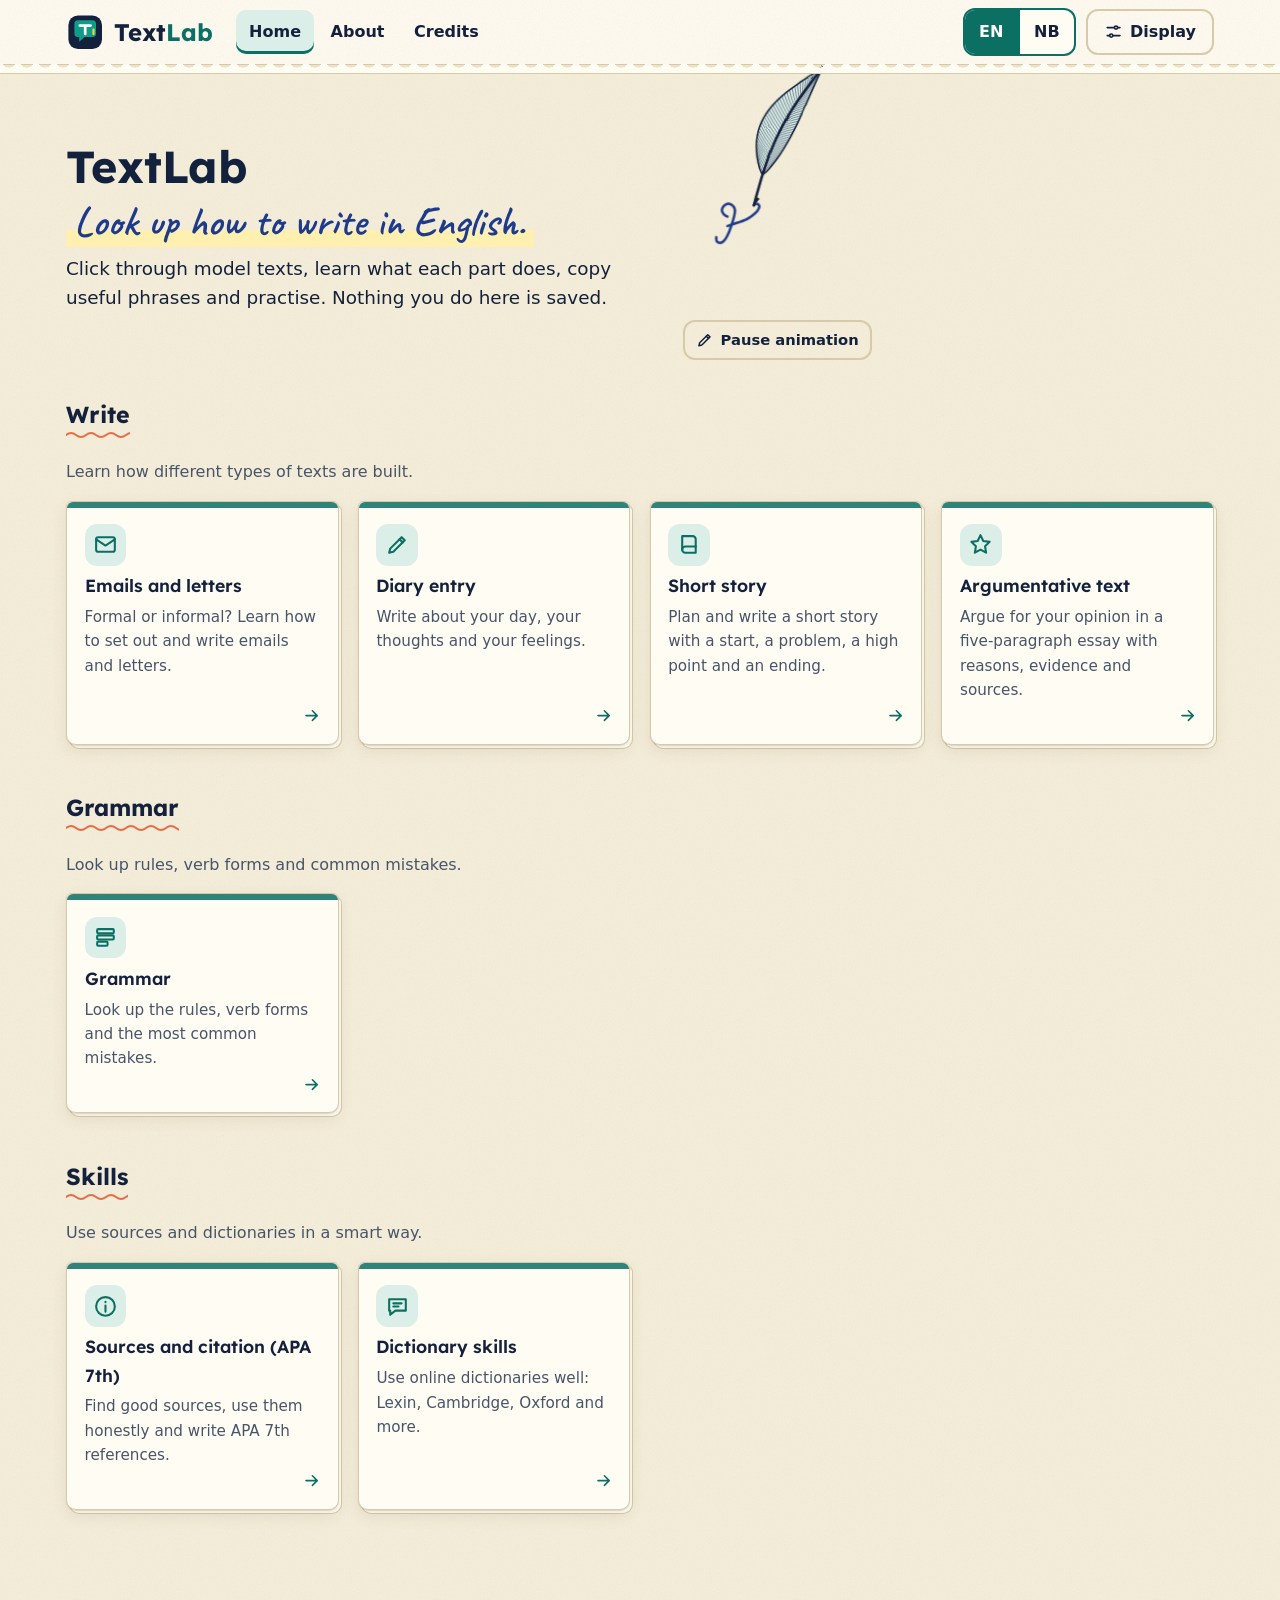
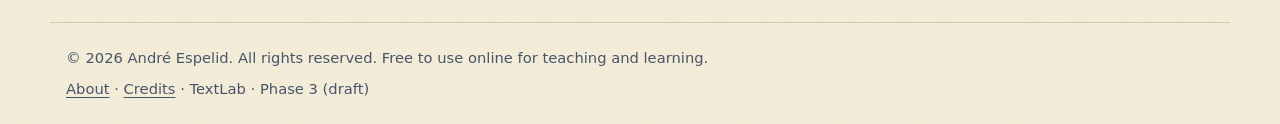
<file: index.html>
<!doctype html>
<html lang="en" data-theme="auto">
<head>
  <meta charset="utf-8">
  <meta name="viewport" content="width=device-width, initial-scale=1">
  <title>TextLab</title>
  <meta name="description" content="Look up how to write in English: clickable model texts, phrase banks, practice and checklists for Norwegian students in 8th to 10th grade.">
  <meta name="theme-color" content="#14213D">
  <link rel="icon" href="assets/favicon.svg" type="image/svg+xml">
  <link rel="stylesheet" href="css/style.css">
</head>
<body>
  <button type="button" class="skip" data-act="skip">Skip to main content</button>

  <!-- Icon sprite (stroke icons take their colour from the surrounding text) -->
  <svg xmlns="http://www.w3.org/2000/svg" width="0" height="0" style="position:absolute" aria-hidden="true" focusable="false">
    <defs>
      <symbol id="i-format" viewBox="0 0 24 24"><path d="M6 3h9l4 4v14H6z"/><path d="M14 3v5h5M9 13h7M9 17h7"/></symbol>
      <symbol id="i-doc" viewBox="0 0 24 24"><path d="M6 3h9l4 4v14H6z"/><path d="M14 3v5h5M9 13h7M9 17h7"/></symbol>
      <symbol id="i-structure" viewBox="0 0 24 24"><rect x="4" y="4" width="16" height="4" rx="1"/><rect x="4" y="10" width="16" height="4" rx="1"/><rect x="4" y="16" width="10" height="4" rx="1"/></symbol>
      <symbol id="i-language" viewBox="0 0 24 24"><path d="M4 5h16v11H10l-5 4v-4H4z"/><path d="M8 9h8M8 12h5"/></symbol>
      <symbol id="i-tone" viewBox="0 0 24 24"><circle cx="12" cy="12" r="9"/><path d="M8 14c1 1.6 2.4 2.4 4 2.4s3-.8 4-2.4M9 9.5v.5M15 9.5v.5"/></symbol>
      <symbol id="i-check" viewBox="0 0 24 24"><path d="M5 12.5l4.5 4.5L19 7"/></symbol>
      <symbol id="i-x" viewBox="0 0 24 24"><path d="M6 6l12 12M18 6L6 18"/></symbol>
      <symbol id="i-copy" viewBox="0 0 24 24"><rect x="8" y="8" width="12" height="12" rx="2"/><path d="M16 8V6a2 2 0 00-2-2H6a2 2 0 00-2 2v8a2 2 0 002 2h2"/></symbol>
      <symbol id="i-speaker" viewBox="0 0 24 24"><path d="M4 9.5h4L13 5v14l-5-4.5H4z"/><path d="M16.5 9a4 4 0 010 6M19 6.5a8 8 0 010 11"/></symbol>
      <symbol id="i-print" viewBox="0 0 24 24"><path d="M7 9V4h10v5"/><rect x="4" y="9" width="16" height="8" rx="2"/><path d="M7 14h10v6H7z"/></symbol>
      <symbol id="i-sliders" viewBox="0 0 24 24"><path d="M4 7h9M17 7h3M4 17h3M11 17h9"/><circle cx="15" cy="7" r="2"/><circle cx="9" cy="17" r="2"/></symbol>
      <symbol id="i-external" viewBox="0 0 24 24"><path d="M14 4h6v6M20 4l-9 9M18 14v5a1 1 0 01-1 1H5a1 1 0 01-1-1V7a1 1 0 011-1h5"/></symbol>
      <symbol id="i-mail" viewBox="0 0 24 24"><rect x="3" y="5" width="18" height="14" rx="2"/><path d="M3 7l9 6 9-6"/></symbol>
      <symbol id="i-pen" viewBox="0 0 24 24"><path d="M4 20l1-4L16 5l3 3L8 19z"/><path d="M14 7l3 3"/></symbol>
      <symbol id="i-book" viewBox="0 0 24 24"><path d="M5 4h10a3 3 0 013 3v13H8a3 3 0 01-3-3z"/><path d="M5 17a3 3 0 013-3h10"/></symbol>
      <symbol id="i-video" viewBox="0 0 24 24"><rect x="3" y="5" width="18" height="14" rx="3"/><path d="M10 9l5 3-5 3z"/></symbol>
      <symbol id="i-info" viewBox="0 0 24 24"><circle cx="12" cy="12" r="9"/><path d="M12 11v6M12 7.5v.5"/></symbol>
      <symbol id="i-bulb" viewBox="0 0 24 24"><path d="M9 18h6M10 21h4M12 3a6 6 0 00-3.5 10.9c.9.7 1.5 1.5 1.5 2.1h4c0-.6.6-1.4 1.5-2.1A6 6 0 0012 3z"/></symbol>
      <symbol id="i-bookmark" viewBox="0 0 24 24"><path d="M6 3h12v18l-6-4-6 4z"/></symbol>
      <symbol id="i-warn" viewBox="0 0 24 24"><path d="M12 3l10 18H2z"/><path d="M12 10v5M12 18v.5"/></symbol>
      <symbol id="i-star" viewBox="0 0 24 24"><path d="M12 3l2.7 5.6 6.1.9-4.4 4.3 1 6.1L12 17l-5.4 2.9 1-6.1L3.2 9.5l6.1-.9z"/></symbol>
      <symbol id="i-arrow-right" viewBox="0 0 24 24"><path d="M5 12h14M13 6l6 6-6 6"/></symbol>
      <symbol id="i-arrow-left" viewBox="0 0 24 24"><path d="M19 12H5M11 6l-6 6 6 6"/></symbol>
      <symbol id="i-arrow-up" viewBox="0 0 24 24"><path d="M12 19V5M6 11l6-6 6 6"/></symbol>
      <symbol id="i-arrow-down" viewBox="0 0 24 24"><path d="M12 5v14M6 13l6 6 6-6"/></symbol>
      <symbol id="i-chev" viewBox="0 0 24 24"><path d="M6 9l6 6 6-6"/></symbol>
      <symbol id="i-grip" viewBox="0 0 24 24"><circle cx="9" cy="6" r="1.2"/><circle cx="15" cy="6" r="1.2"/><circle cx="9" cy="12" r="1.2"/><circle cx="15" cy="12" r="1.2"/><circle cx="9" cy="18" r="1.2"/><circle cx="15" cy="18" r="1.2"/></symbol>
      <symbol id="logo" viewBox="0 0 64 64">
        <rect x="4" y="4" width="56" height="56" rx="16" fill="#14213D"/>
        <path d="M14 18a6 6 0 016-6h24a6 6 0 016 6v16a6 6 0 01-6 6H31l-9 8v-8h-2a6 6 0 01-6-6z" fill="#0F9D8A"/>
        <path d="M23 21h18M32 21v14" stroke="#fff" stroke-width="4.5" stroke-linecap="round" fill="none"/>
        <rect x="44" y="26" width="3.6" height="11" rx="1.8" fill="#FFD23F"/>
      </symbol>
    </defs>
  </svg>

  <header id="site-header"></header>
  <div id="settings"></div>
  <main id="main" tabindex="-1">
    <noscript><p>This site needs JavaScript. Denne siden trenger JavaScript.</p></noscript>
  </main>
  <footer id="site-footer"></footer>
  <div id="toast" role="status" aria-live="polite"></div>

  <script src="js/config.js"></script>
  <script src="js/i18n.js"></script>
  <script src="content/index.js"></script>
  <script src="js/core.js"></script>
  <script src="js/views.js"></script>
  <script src="js/model.js"></script>
  <script src="js/practice.js"></script>
  <script src="js/topics.js"></script>
  <script src="js/hero.js"></script>
  <script src="js/main.js"></script>
</body>
</html>
</file>
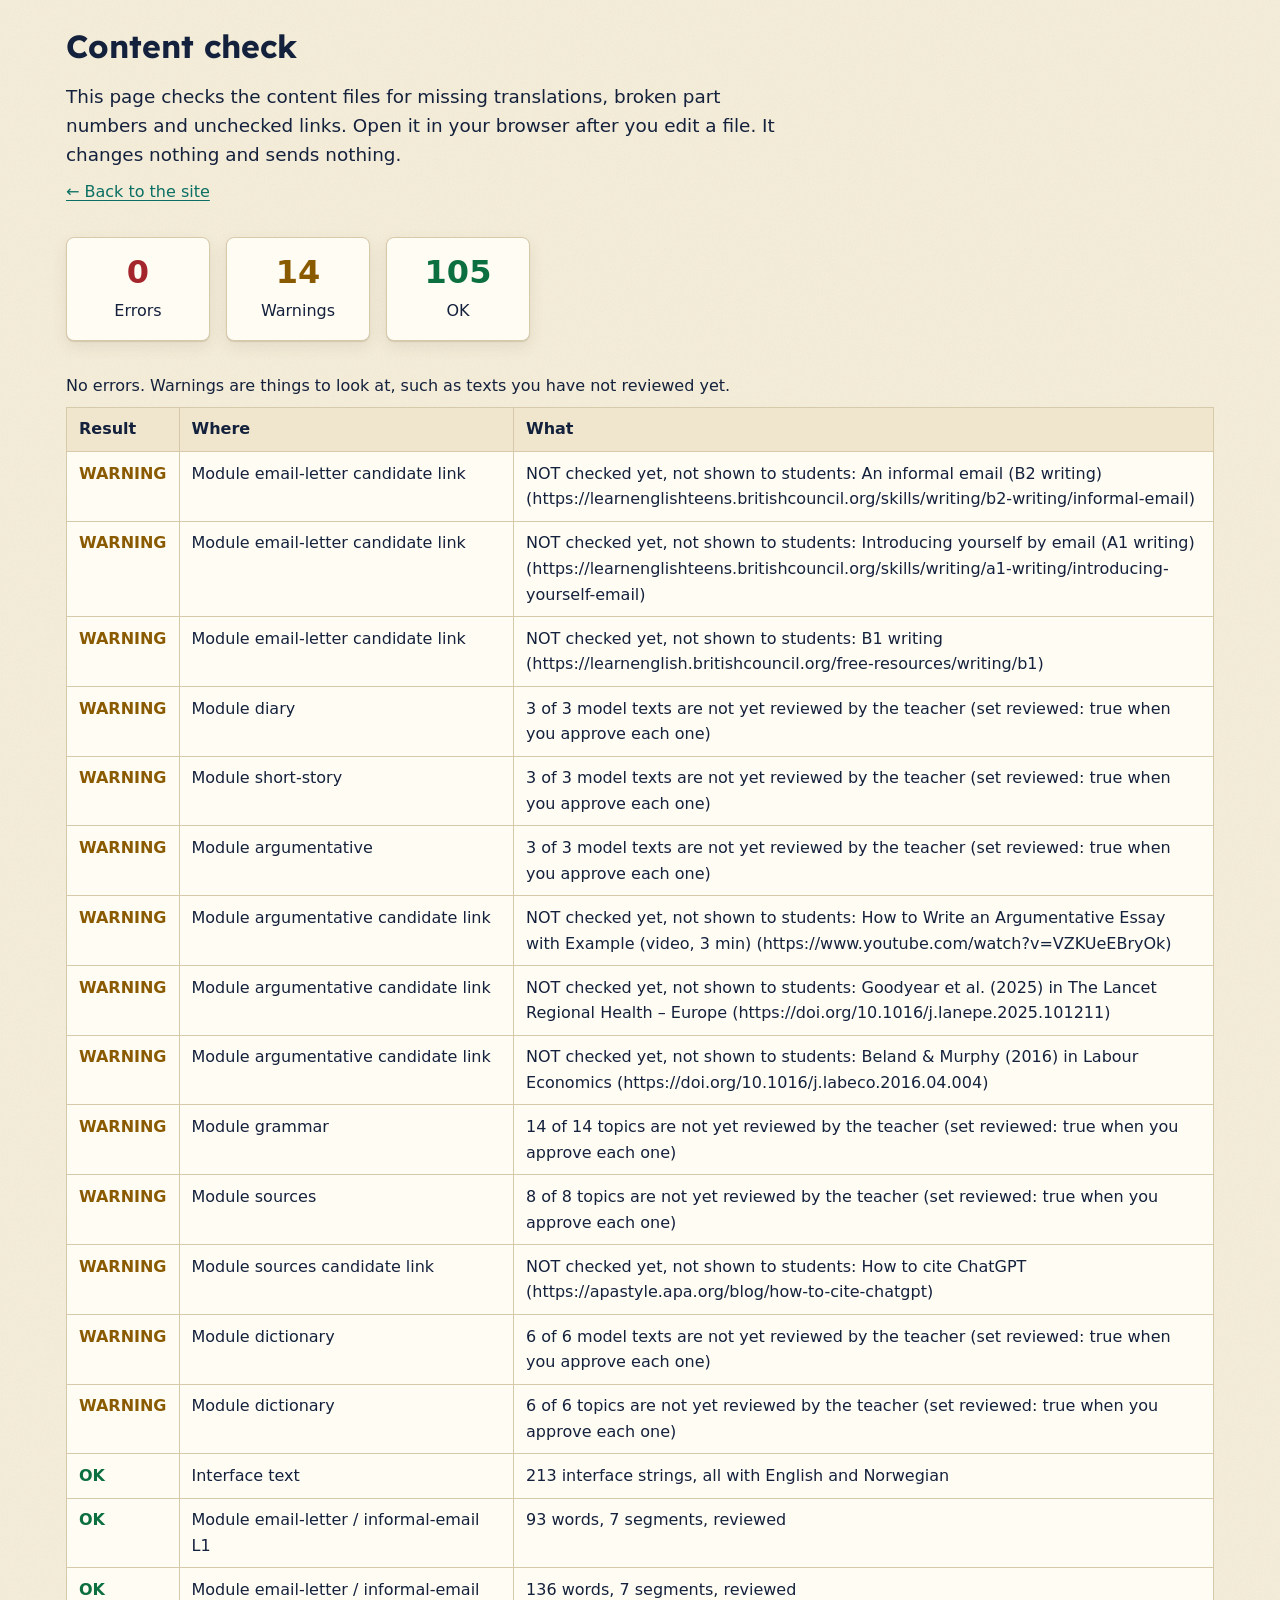
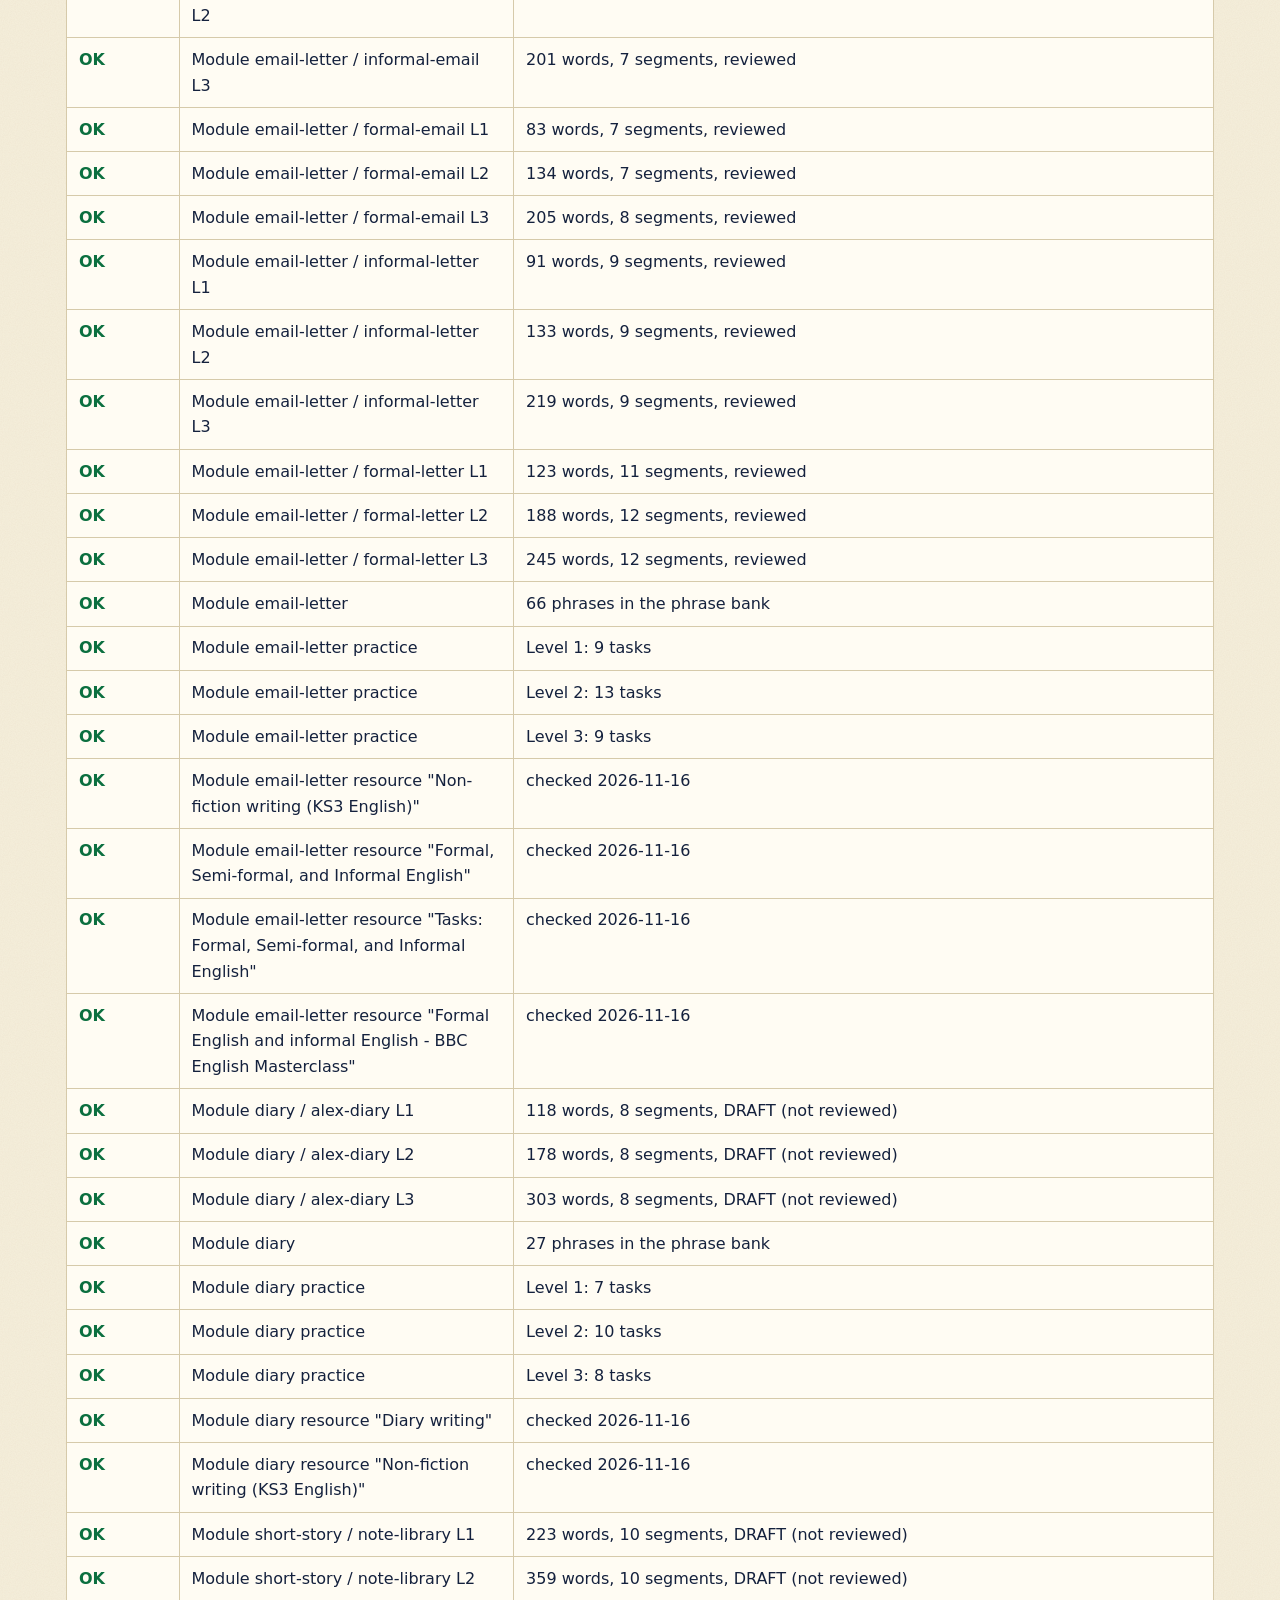
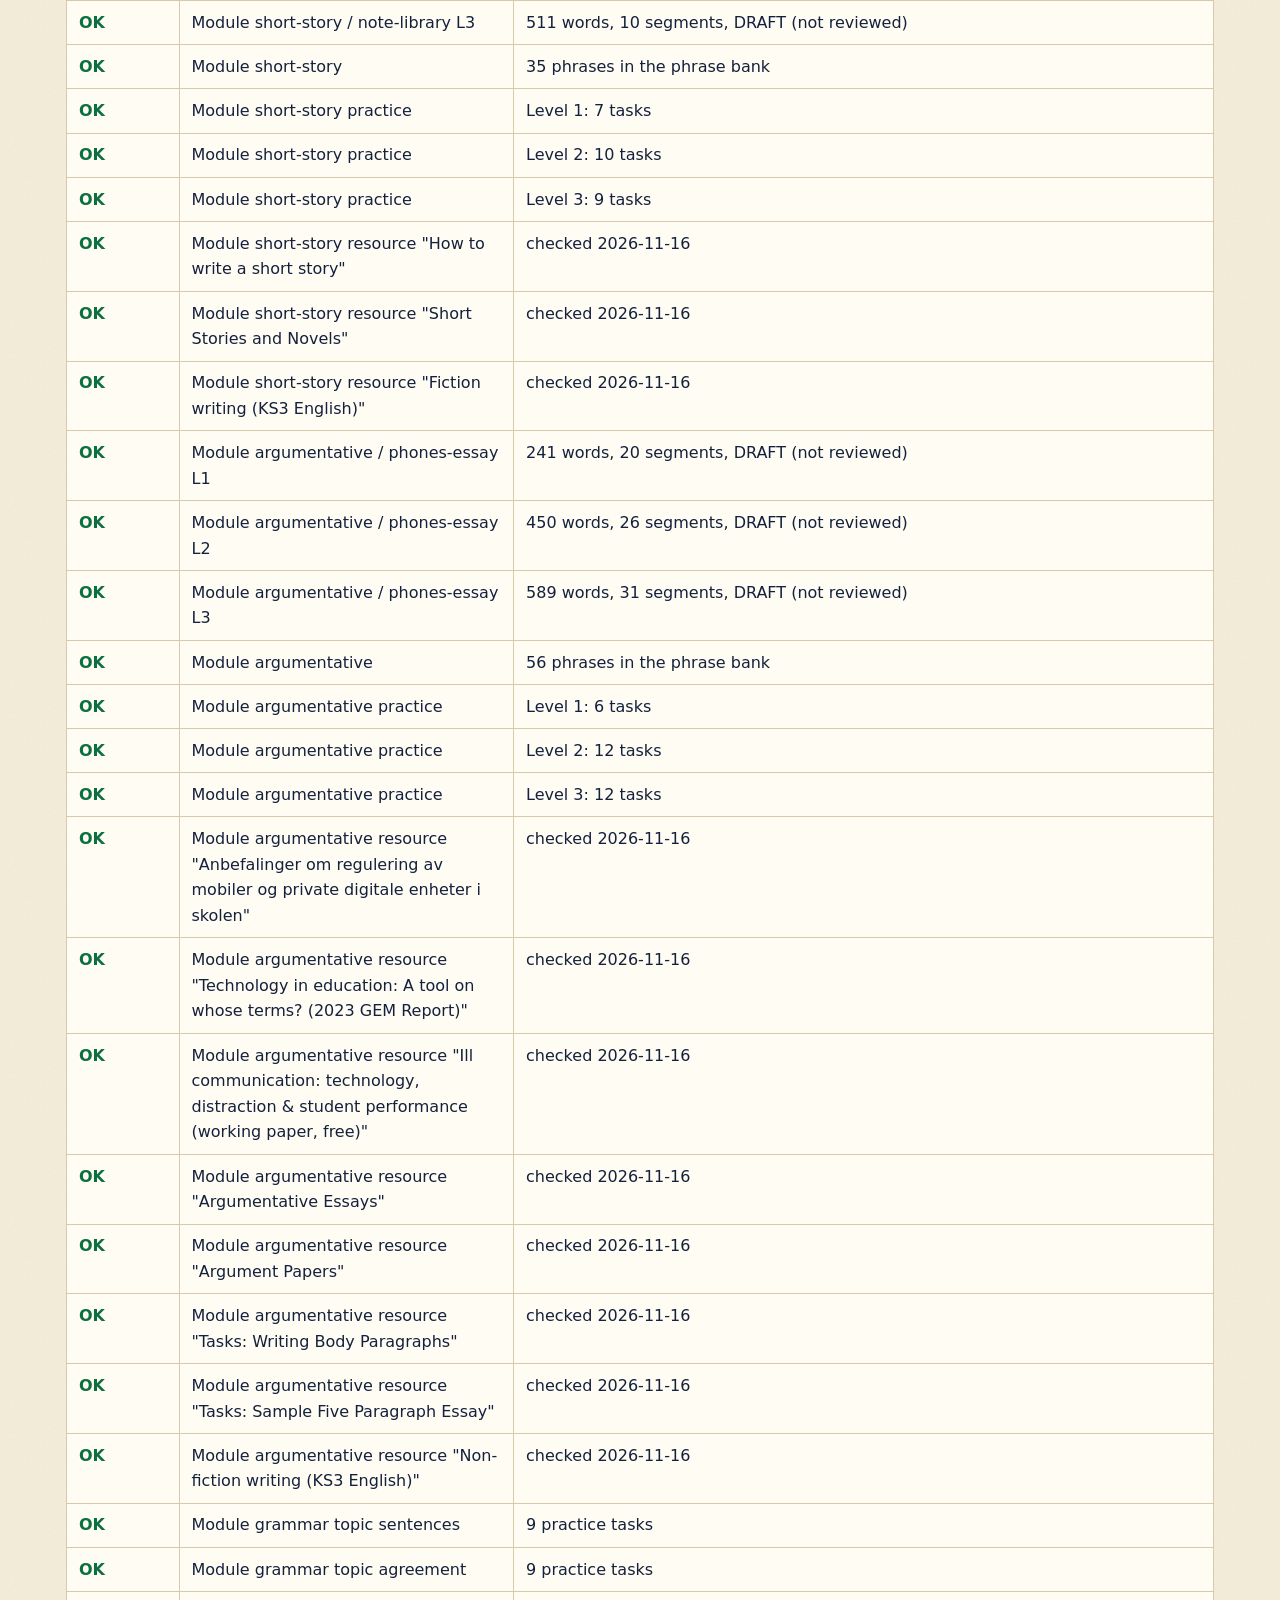
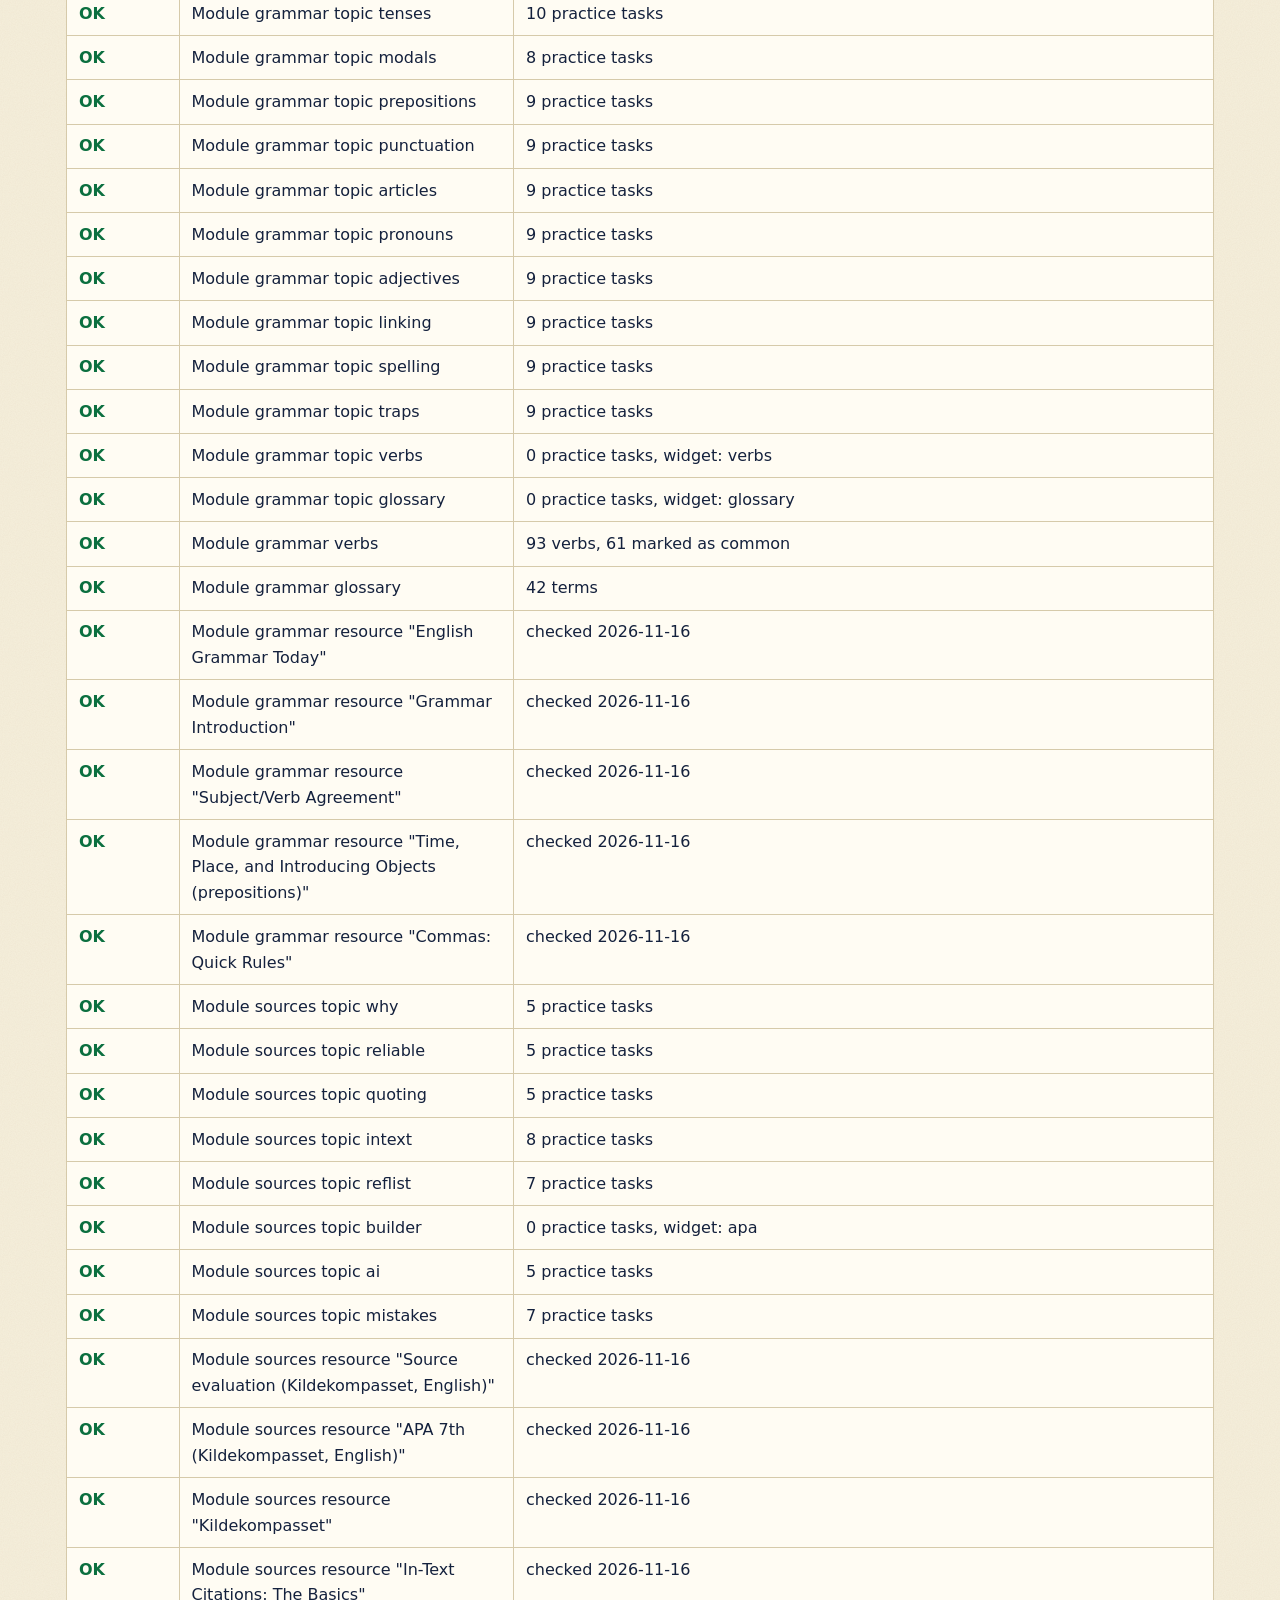
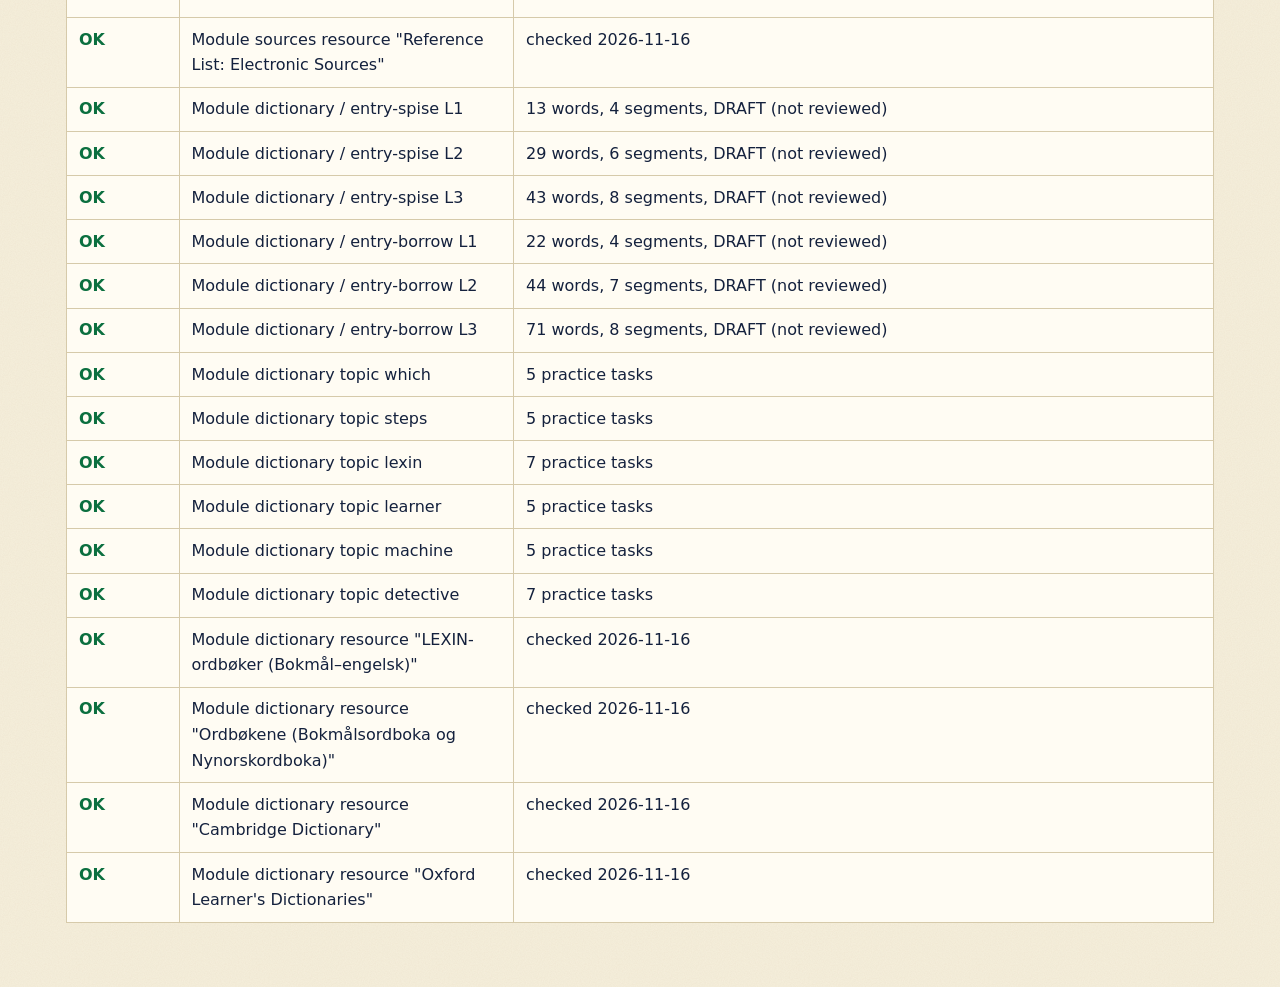
<file: validate.html>
<!doctype html>
<html lang="en" data-theme="auto">
<head>
  <meta charset="utf-8">
  <meta name="viewport" content="width=device-width, initial-scale=1">
  <title>Content check · TextLab</title>
  <meta name="robots" content="noindex">
  <link rel="icon" href="assets/favicon.svg" type="image/svg+xml">
  <link rel="stylesheet" href="css/style.css">
  <style>
    .v-ok { color: var(--good); font-weight: 700; } .v-warn { color: #8a5a00; font-weight: 700; } .v-fail { color: var(--bad); font-weight: 700; }
    :root[data-theme="dark"] .v-warn { color: #ffd23f; }
    table.cmp td:first-child { white-space: nowrap; }
    .sum { display: flex; gap: 1rem; flex-wrap: wrap; margin: 1rem 0; } .sum .box { min-width: 9rem; text-align: center; }
    .sum strong { font-size: 2rem; display: block; }
  </style>
</head>
<body>
<main id="main" tabindex="-1">
  <h1>Content check</h1>
  <p class="lead">This page checks the content files for missing translations, broken part numbers and unchecked links. Open it in your browser after you edit a file. It changes nothing and sends nothing.</p>
  <p><a href="index.html">← Back to the site</a></p>
  <div id="summary"></div>
  <div id="report"><p>Checking …</p></div>
</main>

<script src="js/config.js"></script>
<script src="js/i18n.js"></script>
<script src="content/index.js"></script>
<script>
(function () {
  'use strict';
  var A = window.APP, rows = [], counts = { ok: 0, warn: 0, fail: 0 };
  A.modules = A.modules || [];
  A.module = A.module || function (id) { return A.modules.filter(function (m) { return m.id === id; })[0]; };   // same helper as js/core.js
  function add(level, where, msg) { rows.push([level, where, msg]); counts[level]++; }
  function esc(s) { return String(s).replace(/&/g, '&amp;').replace(/</g, '&lt;').replace(/>/g, '&gt;'); }

  // K-codes (same list as the site; kept short here)
  var TARGETS = { email: { 1: [80, 130], 2: [130, 200], 3: [200, 280] }, letter: { 1: [80, 130], 2: [130, 200], 3: [200, 280] }, diary: { 1: [90, 150], 2: [150, 230], 3: [230, 330] }, story: { 1: [150, 240], 2: [230, 370], 3: [370, 520] }, essay: { 1: [150, 260], 2: [300, 460], 3: [450, 620] } };
  var KNOWN_K = ['K1','K2','K3','K4','K5','K6','K7','K8','K9','K10','K11'];

  // walk any object and find {en, nb} pairs with a missing side
  function walk(o, path, where) {
    if (o == null || typeof o !== 'object') return;
    if (Array.isArray(o)) { o.forEach(function (x, i) { walk(x, path + '[' + i + ']', where); }); return; }
    var keys = Object.keys(o);
    if (keys.indexOf('en') >= 0 && keys.indexOf('nb') >= 0 && keys.every(function (k) { return k === 'en' || k === 'nb'; })) {
      if (!o.en || !String(o.en).trim()) add('fail', where, 'Missing English text at ' + path);
      if (!o.nb || !String(o.nb).trim()) add('fail', where, 'Missing Norwegian text at ' + path + (o.en ? ' (English: "' + String(o.en).slice(0, 50) + '")' : ''));
      checkMarkup(o.en, where, path); checkMarkup(o.nb, where, path);
      return;
    }
    keys.forEach(function (k) { walk(o[k], path ? path + '.' + k : k, where); });
  }
  function checkMarkup(s, where, path) {
    if (typeof s !== 'string') return;
    var stripped = s.replace(/\{[^{}|]*\|[^{}]*\}/g, '');
    if (/[{}]/.test(stripped)) add('fail', where, 'Broken {uk|us} markup at ' + path + ': "' + s.slice(0, 60) + '"');
    if ((s.match(/\*\*/g) || []).length % 2) add('fail', where, 'Unbalanced ** at ' + path);
  }

  function checkModule(m) {
    var w = 'Module ' + m.id;
    ['id', 'group', 'title', 'blurb', 'helps', 'curriculum', 'top5'].forEach(function (f) { if (!m[f]) add('fail', w, 'Missing field: ' + f); });
    (m.curriculum || []).forEach(function (k) { if (KNOWN_K.indexOf(k) < 0) add('fail', w, 'Unknown curriculum code ' + k); });
    if (!(m.curriculum || []).length) add('fail', w, 'No curriculum codes (K1–K11)');
    walk({ title: m.title, blurb: m.blurb, helps: m.helps, top5: m.top5, keyRule: m.keyRule, remember: m.remember, compare: m.compare, ukus: m.ukus, sameMessage: m.sameMessage }, '', w);

    var unreviewed = 0, levels = 0;
    (m.models || []).forEach(function (mod) {
      var mw = w + ' / ' + mod.id;
      walk({ title: mod.title, situation: mod.situation, parts: mod.parts }, '', mw);
      var partIds = Object.keys(mod.parts || {}), used = {}, nums = {}, usedAny = {};
      partIds.forEach(function (id) {
        var p = mod.parts[id];
        if (!p.cat || ['format','structure','language','tone'].indexOf(p.cat) < 0) add('fail', mw, 'Part "' + id + '" has no valid category');
        if (nums[p.n]) add('fail', mw, 'Part number ' + p.n + ' used twice'); nums[p.n] = 1;
        if (!p.tips || !p.tips.length) add('warn', mw, 'Part "' + id + '" has no tips');
      });
      [1, 2, 3].forEach(function (lv) {
        var d = mod.levels && mod.levels[lv];
        if (!d) { add('fail', mw, 'Level ' + lv + ' is missing'); return; }
        levels++;
        if (!d.reviewed) unreviewed++;
        var words = 0, seen = [];
        d.segments.forEach(function (s, i) {
          if (!mod.parts[s.part]) add('fail', mw + ' L' + lv, 'Segment ' + (i + 1) + ' uses unknown part "' + s.part + '"');
          else used[s.part] = 1;
          if (!s.nb || !String(s.nb).trim()) add('fail', mw + ' L' + lv, 'Segment ' + (i + 1) + ' has no Norwegian translation');
          checkMarkup(s.text, mw + ' L' + lv, 'segment ' + (i + 1)); checkMarkup(s.nb, mw + ' L' + lv, 'segment ' + (i + 1) + ' (nb)');
          words += String(s.text).replace(/\{([^{}|]*)\|([^{}]*)\}/g, '$1').replace(/[-–]/g, ' ').trim().split(/\s+/).length;
          if (seen.indexOf(s.part) < 0) seen.push(s.part);
        });
        seen.forEach(function (id) { usedAny[id] = 1; });
        var target = (TARGETS[mod.kind] || {})[lv];
        if (target && (words < target[0] || words > target[1])) add('warn', mw + ' L' + lv, words + ' words (target ' + target[0] + '–' + target[1] + ')');
        else add('ok', mw + ' L' + lv, words + ' words, ' + d.segments.length + ' segments' + (d.reviewed ? ', reviewed' : ', DRAFT (not reviewed)'));
      });
      partIds.forEach(function (id) { if (!usedAny[id]) add('fail', mw, 'Part "' + id + '" is not used in any level'); });
    });
    if (unreviewed) add('warn', w, unreviewed + ' of ' + levels + ' model texts are not yet reviewed by the teacher (set reviewed: true when you approve each one)');

    // phrase bank
    var n = 0;
    (m.phraseBank || []).forEach(function (g) {
      walk(g.group, 'phraseBank.group', w);
      g.items.forEach(function (it) {
        n++;
        if (!it.en || !it.nb) add('fail', w + ' phrase bank', 'Phrase missing text or Norwegian gloss: ' + (it.en || '?'));
        if (['formal', 'informal', 'neutral'].indexOf(it.reg) < 0) add('fail', w + ' phrase bank', 'Bad register on "' + it.en + '"');
        if ([1, 2, 3].indexOf(it.lvl) < 0) add('fail', w + ' phrase bank', 'Bad level on "' + it.en + '"');
        checkMarkup(it.en, w + ' phrase bank', it.en);
      });
    });
    if (m.phraseBank || !m.topics) add(n ? 'ok' : 'fail', w, n + ' phrases in the phrase bank');

    // practice
    var ids = {}, perLevel = { 1: 0, 2: 0, 3: 0 };
    (m.practice || []).forEach(function (it) {
      var pw = w + ' practice ' + it.id;
      if (ids[it.id]) add('fail', pw, 'Duplicate id'); ids[it.id] = 1;
      walk({ q: it.q, why: it.why }, '', pw);
      it.level.forEach(function (l) { perLevel[l]++; });
      if (it.type === 'mcq' || it.type === 'gap') { if (typeof it.answer !== 'number' || it.answer < 0 || it.answer >= it.options.length) add('fail', pw, 'answer index is outside the options'); }
      if (it.type === 'sort') { it.items.forEach(function (x) { if (x.b < 0 || x.b >= it.buckets.length) add('fail', pw, 'sort item "' + x.text + '" has a bad bucket'); }); }
      if (it.type === 'order' && (!it.items || it.items.length < 3)) add('fail', pw, 'order task needs at least 3 items');
      if (['mcq', 'gap', 'sort', 'order'].indexOf(it.type) < 0) add('fail', pw, 'Unknown type ' + it.type);
    });
    if (m.practice) [1, 2, 3].forEach(function (l) { add(perLevel[l] >= 6 ? 'ok' : 'warn', w + ' practice', 'Level ' + l + ': ' + perLevel[l] + ' tasks' + (perLevel[l] < 6 ? ' (aim for 6 or more)' : '')); });

    // checklist
    walk(m.checklist, 'checklist', w);

    // topics (Grammar, Sources, Dictionary)
    var tIds = {}, tUnrev = 0;
    (m.topics || []).forEach(function (tp) {
      var tw = w + ' topic ' + tp.id;
      if (tIds[tp.id]) add('fail', tw, 'Duplicate topic id'); tIds[tp.id] = 1;
      if (!/^[a-z0-9-]+$/.test(tp.id || '')) add('fail', tw, 'Topic id must be lowercase letters, numbers and hyphens');
      ['title', 'blurb'].forEach(function (f) { if (!tp[f]) add('fail', tw, 'Missing field: ' + f); });
      (tp.curriculum || []).forEach(function (k) { if (KNOWN_K.indexOf(k) < 0) add('fail', tw, 'Unknown curriculum code ' + k); });
      if (tp.reviewed !== true) tUnrev++;
      walk({ title: tp.title, blurb: tp.blurb, top5: tp.top5, sections: tp.sections }, '', tw);
      if (tp.top5 && tp.top5.length !== 5 && tp.top5.length > 0 && tp.top5.length < 2) add('warn', tw, 'Very short "top 5" list');
      if (tp.widget && ['verbs', 'glossary', 'apa', 'source-check', 'decider'].indexOf(tp.widget) < 0) add('fail', tw, 'Unknown widget ' + tp.widget);
      (function checkBlocks(blocks) {
        (blocks || []).forEach(function (b) {
          if (b.widget && ['source-check', 'decider', 'verbs', 'glossary', 'apa'].indexOf(b.widget) < 0) add('fail', tw, 'Unknown widget block ' + b.widget);
          if (b.lvl) { if ([2, 3].indexOf(b.lvl) < 0) add('fail', tw, 'A "lvl" block must be 2 or 3'); checkBlocks(b.blocks); }
          if (b.table) b.table.rows.forEach(function (r) { if (r.length !== b.table.head.length) add('fail', tw, 'Table row has ' + r.length + ' cells but the header has ' + b.table.head.length); });
          if (b.nor && (!b.nor.note || !b.nor.bad || !b.nor.good)) add('warn', tw, 'A "typical mistake" box should have note, bad and good');
        });
      })((tp.sections || []).reduce(function (a, sec) { return a.concat(sec.blocks || []); }, []));
      var pl = { 1: 0, 2: 0, 3: 0 };
      (tp.practice || []).forEach(function (it) {
        var pw = tw + ' practice ' + it.id;
        if (ids[it.id]) add('fail', pw, 'Duplicate id'); ids[it.id] = 1;
        walk({ q: it.q, why: it.why }, '', pw);
        if (!it.why) add('fail', pw, 'Missing explanation (why)');
        it.level.forEach(function (l) { pl[l]++; });
        if (it.type === 'mcq' || it.type === 'gap') { if (!it.options || it.options.length < 2 || typeof it.answer !== 'number' || it.answer < 0 || it.answer >= it.options.length) add('fail', pw, 'answer index is outside the options'); }
        if (it.type === 'sort') it.items.forEach(function (x) { if (x.b < 0 || x.b >= it.buckets.length) add('fail', pw, 'sort item "' + x.text + '" has a bad bucket'); });
        if (it.type === 'order' && (!it.items || it.items.length < 3)) add('fail', pw, 'order task needs at least 3 items');
        if (['mcq', 'gap', 'sort', 'order'].indexOf(it.type) < 0) add('fail', pw, 'Unknown type ' + it.type);
      });
      if (tp.practice) [1, 2, 3].forEach(function (l) { if (!pl[l]) add('fail', tw, 'No practice tasks for level ' + l); });
      add('ok', tw, (tp.practice || []).length + ' practice tasks' + (tp.widget ? ', widget: ' + tp.widget : ''));
    });
    if (tUnrev) add('warn', w, tUnrev + ' of ' + (m.topics || []).length + ' topics are not yet reviewed by the teacher (set reviewed: true when you approve each one)');
    if (m.verbs) m.verbs.forEach(function (v) { if (!v.b || !v.p || !v.pp || !v.nb) add('fail', w + ' verbs', 'Verb row incomplete: ' + (v.b || '?')); });
    if (m.verbs) add('ok', w + ' verbs', m.verbs.length + ' verbs, ' + m.verbs.filter(function (v) { return v.core; }).length + ' marked as common');
    if (m.glossary) m.glossary.forEach(function (g) { if (!g.en || !g.nb || !g.def) add('fail', w + ' glossary', 'Glossary entry incomplete: ' + (g.en || '?')); });
    if (m.glossary) add('ok', w + ' glossary', m.glossary.length + ' terms');

    // resources
    (m.resources || []).forEach(function (r) {
      var rw = w + ' resource "' + r.title + '"';
      if (!/^https:\/\//.test(r.url)) add('fail', rw, 'URL must start with https://');
      if (!/^\d{4}-\d{2}-\d{2}$/.test(r.checked || '')) add('fail', rw, 'Missing "checked" date (YYYY-MM-DD)');
      else { var age = (Date.now() - new Date(r.checked).getTime()) / 864e5; add(age > 180 ? 'warn' : 'ok', rw, 'checked ' + r.checked + (age > 180 ? ' (more than 6 months ago, please check again)' : '')); }
      if (!r.license) add('warn', rw, 'No licence/use note');
      walk(r.why, 'why', rw);
    });
    (m.pending || []).forEach(function (r) { add('warn', w + ' candidate link', 'NOT checked yet, not shown to students: ' + r.title + ' (' + r.url + ')'); });
  }

  function finish() {
    // UI strings
    Object.keys(A.ui).forEach(function (k) {
      var s = A.ui[k];
      if (!s.en || !s.nb) add('fail', 'Interface text', 'Missing translation for "' + k + '"');
    });
    add('ok', 'Interface text', Object.keys(A.ui).length + ' interface strings, all with English and Norwegian');
    if (A.loadErrors && A.loadErrors.length) A.loadErrors.forEach(function (f) { add('fail', 'Loading', 'Could not load ' + f + '. Check the name in content/index.js.'); });
    A.modules.forEach(checkModule);
    var order = { fail: 0, warn: 1, ok: 2 };
    rows.sort(function (a, b) { return order[a[0]] - order[b[0]]; });
    document.getElementById('summary').innerHTML = '<div class="sum"><div class="box"><strong class="v-fail">' + counts.fail + '</strong>Errors</div><div class="box"><strong class="v-warn">' + counts.warn + '</strong>Warnings</div><div class="box"><strong class="v-ok">' + counts.ok + '</strong>OK</div></div>' +
      '<p>' + (counts.fail ? 'Fix the errors first (they are listed at the top).' : 'No errors.') + ' Warnings are things to look at, such as texts you have not reviewed yet.</p>';
    var label = { fail: '<span class="v-fail">ERROR</span>', warn: '<span class="v-warn">WARNING</span>', ok: '<span class="v-ok">OK</span>' };
    document.getElementById('report').innerHTML = '<div class="tablewrap"><table class="cmp"><thead><tr><th scope="col">Result</th><th scope="col">Where</th><th scope="col">What</th></tr></thead><tbody>' +
      rows.map(function (r) { return '<tr><td>' + label[r[0]] + '</td><td>' + esc(r[1]) + '</td><td>' + esc(r[2]) + '</td></tr>'; }).join('') + '</tbody></table></div>';
    window.__validate = { counts: counts, rows: rows };
  }

  function load(src) { return new Promise(function (res) { var s = document.createElement('script'); s.src = src; s.onload = res; s.onerror = function () { (A.loadErrors = A.loadErrors || []).push(src); res(); }; document.head.appendChild(s); }); }
  (A.moduleFiles || []).map(function (f) { return 'content/' + f + '.js'; }).reduce(function (p, f) { return p.then(function () { return load(f); }); }, Promise.resolve()).then(finish);
})();
</script>
</body>
</html>
</file>
<file: css/style.css>
/* =========================================================================
   TextLab style sheet: "paper" look.
   Colours are CSS variables at the top. Light theme is the default; dark follows
   the device (or the Display menu). Reading support mode is the body.support class
   and it switches the decoration off (no textures, tilts or ruled lines).
   ========================================================================= */
@font-face { font-family: "Lexend"; font-weight: 400; font-style: normal; font-display: swap; src: url("../fonts/lexend-latin-400-normal.woff2") format("woff2"); }
@font-face { font-family: "Lexend"; font-weight: 600; font-style: normal; font-display: swap; src: url("../fonts/lexend-latin-600-normal.woff2") format("woff2"); }
@font-face { font-family: "Lexend"; font-weight: 700; font-style: normal; font-display: swap; src: url("../fonts/lexend-latin-700-normal.woff2") format("woff2"); }
@font-face { font-family: "Atkinson Hyperlegible"; font-weight: 400; font-style: normal; font-display: swap; src: url("../fonts/atkinson-hyperlegible-latin-400-normal.woff2") format("woff2"); }
@font-face { font-family: "Atkinson Hyperlegible"; font-weight: 700; font-style: normal; font-display: swap; src: url("../fonts/atkinson-hyperlegible-latin-700-normal.woff2") format("woff2"); }
@font-face { font-family: "Caveat"; font-weight: 600; font-style: normal; font-display: swap; src: url("../fonts/caveat-latin-600-normal.woff2") format("woff2"); }

:root {
  --bg: #F6EFDC; --bg-support: #FAF3DC; --surface: #FFFCF3; --surface2: #EFE6CD; --paper: #FFFEF8;
  --ink: #14213D; --ink-blue: #1E3A8A; --muted: #475569; --line: #D6CAAA;
  --rule: rgba(60, 100, 170, .22); --margin-red: #C8475A;
  --primary: #0B6F63; --on-primary: #FFFFFF; --primary-soft: #DBEFE8;
  --accent: #E4572E; --marker: #FFD23F; --marker-soft: #FFF0B0; --focus: #1D5FD8;
  --sticky-pink: #FBDDE6; --tape: rgba(110, 170, 215, .5);
  --nb: #34549C; --nb-bg: #E9EFFA;
  --good: #0B6F3F; --good-bg: #DDF3E4; --bad: #A4262C; --bad-bg: #FBE3E4;
  --c-format: #0072B2; --c-format-bg: #E1EEF7;
  --c-structure: #A94600; --c-structure-bg: #FBE9D8;
  --c-language: #007A5A; --c-language-bg: #DBF1E6;
  --c-tone: #8E3F72; --c-tone-bg: #F4E3EE;
  --on-c: #FFFFFF;
  --radius: 14px;
  --shadow: 0 1px 1px rgba(80, 60, 20, .14), 0 6px 16px rgba(80, 60, 20, .09);
  --stack: 3px 4px 0 -1px var(--surface), 3px 4px 0 0 var(--line);
  --grain: url("data:image/svg+xml;utf8,<svg xmlns='http://www.w3.org/2000/svg' width='180' height='180'><filter id='n'><feTurbulence type='fractalNoise' baseFrequency='.85' numOctaves='2' stitchTiles='stitch'/><feColorMatrix values='0 0 0 0 .42  0 0 0 0 .32  0 0 0 0 .18  0 0 0 .09 0'/></filter><rect width='100%' height='100%' filter='url(%23n)'/></svg>");
  --font-body: system-ui, -apple-system, "Segoe UI", Roboto, "Helvetica Neue", Arial, sans-serif;
  --font-head: "Lexend", var(--font-body);
  --font-hand: "Caveat", "Segoe Print", "Bradley Hand", cursive;
  --font-story: Georgia, "Iowan Old Style", "Times New Roman", serif;
  color-scheme: light;
}
:root[data-theme="dark"] {
  --bg: #0E1626; --bg-support: #141B2D; --surface: #16213A; --surface2: #1D2A47; --paper: #1A2642;
  --ink: #EAF0FA; --ink-blue: #9DB8F2; --muted: #B7C3DB; --line: #34466B;
  --rule: rgba(140, 180, 255, .16); --margin-red: #E58A98;
  --primary: #3CC9B2; --on-primary: #06201C; --primary-soft: #12363A;
  --marker: #FFD23F; --marker-soft: #4A4012; --focus: #8CB4FF; --sticky-pink: #4A2234; --tape: rgba(140, 190, 230, .35);
  --nb: #9DB8F2; --nb-bg: #1B2B4F;
  --good: #7FE0A4; --good-bg: #123524; --bad: #FF9C9F; --bad-bg: #3E1A1E;
  --c-format: #56B4E9; --c-format-bg: #10293B;
  --c-structure: #FF9F5A; --c-structure-bg: #3A2312;
  --c-language: #3DDBA9; --c-language-bg: #0F3326;
  --c-tone: #E69AC8; --c-tone-bg: #351A2B;
  --on-c: #0E1626; --shadow: 0 1px 1px rgba(0, 0, 0, .4), 0 6px 16px rgba(0, 0, 0, .35);
  --grain: none;
  color-scheme: dark;
}
@media (prefers-color-scheme: dark) {
  :root[data-theme="auto"] {
    --bg: #0E1626; --bg-support: #141B2D; --surface: #16213A; --surface2: #1D2A47; --paper: #1A2642;
    --ink: #EAF0FA; --ink-blue: #9DB8F2; --muted: #B7C3DB; --line: #34466B;
    --rule: rgba(140, 180, 255, .16); --margin-red: #E58A98;
    --primary: #3CC9B2; --on-primary: #06201C; --primary-soft: #12363A;
    --marker: #FFD23F; --marker-soft: #4A4012; --focus: #8CB4FF; --sticky-pink: #4A2234; --tape: rgba(140, 190, 230, .35);
    --nb: #9DB8F2; --nb-bg: #1B2B4F;
    --good: #7FE0A4; --good-bg: #123524; --bad: #FF9C9F; --bad-bg: #3E1A1E;
    --c-format: #56B4E9; --c-format-bg: #10293B;
    --c-structure: #FF9F5A; --c-structure-bg: #3A2312;
    --c-language: #3DDBA9; --c-language-bg: #0F3326;
    --c-tone: #E69AC8; --c-tone-bg: #351A2B;
    --on-c: #0E1626; --shadow: 0 1px 1px rgba(0, 0, 0, .4), 0 6px 16px rgba(0, 0, 0, .35);
    --grain: none;
    color-scheme: dark;
  }
}

*, *::before, *::after { box-sizing: border-box; }
html { -webkit-text-size-adjust: 100%; }
body { margin: 0; background: var(--bg) var(--grain); color: var(--ink); font-family: var(--font-body); font-size: 1rem; line-height: 1.6; }
h1, h2, h3, h4 { font-family: var(--font-head); line-height: 1.25; margin: 1.4em 0 .5em; }
h1 { font-size: 2rem; margin-top: .3em; } h2 { font-size: 1.45rem; } h3 { font-size: 1.15rem; } h4 { font-size: 1rem; margin: 1em 0 .3em; }
p { margin: .5em 0; } ul, ol { margin: .4em 0; padding-left: 1.3em; }
a { color: var(--primary); text-underline-offset: 3px; }
a:hover { text-decoration-thickness: 2px; }
img, svg { max-width: 100%; }
em.it { font-style: italic; }
[hidden] { display: none !important; }
.muted { color: var(--muted); } .sm-t { font-size: .9rem; }
.sr { position: absolute !important; width: 1px; height: 1px; overflow: hidden; clip: rect(0 0 0 0); white-space: nowrap; }
:focus-visible { outline: 3px solid var(--focus); outline-offset: 2px; border-radius: 4px; }
#main { max-width: 1180px; margin: 0 auto; padding: 1rem 1rem 4rem; outline: none; }
.skip { position: absolute; left: .5rem; top: -4rem; z-index: 100; background: var(--ink); color: var(--bg); padding: .6rem 1rem; border: 0; border-radius: 8px; font: inherit; }
.skip:focus { top: .5rem; }

/* ---------- icons ---------- */
.ic { width: 1.2em; height: 1.2em; stroke: currentColor; fill: none; stroke-width: 2; stroke-linecap: round; stroke-linejoin: round; vertical-align: -.22em; flex: none; }
#i-grip circle { fill: currentColor; }
.logo { width: 2.4rem; height: 2.4rem; flex: none; }

/* ---------- header: a sheet of paper with a perforated lower edge ---------- */
#site-header { position: sticky; top: 0; z-index: 40; background: var(--surface) var(--grain); border-bottom: 1px solid var(--line); box-shadow: 0 2px 0 rgba(120, 90, 30, .06); }
#site-header::after { content: ""; position: absolute; left: 0; right: 0; bottom: -9px; height: 9px; pointer-events: none;
  background: radial-gradient(circle at 9px -3px, transparent 6.5px, var(--surface) 7px) repeat-x; background-size: 18px 9px; filter: drop-shadow(0 1px 0 var(--line)); }
.bar { max-width: 1180px; margin: 0 auto; padding: .5rem 1rem; display: flex; align-items: center; gap: .75rem 1.25rem; flex-wrap: wrap; }
.brand { display: inline-flex; align-items: center; gap: .6rem; text-decoration: none; color: var(--ink); }
.wordmark { font-family: var(--font-head); font-weight: 700; font-size: 1.5rem; letter-spacing: -.01em; }
.wordmark .w2 { color: var(--primary); }
.nav { display: flex; gap: .25rem; margin-left: .25rem; flex-wrap: wrap; }
.nav a { color: var(--ink); text-decoration: none; padding: .5rem .8rem; border-radius: 10px; font-weight: 600; min-height: 44px; display: inline-flex; align-items: center; }
.nav a:hover { background: var(--surface2); }
.nav a[aria-current="page"] { background: var(--primary-soft); box-shadow: inset 0 -3px 0 var(--primary); }
.bar-actions { margin-left: auto; display: flex; gap: .6rem; align-items: center; flex-wrap: wrap; }

/* ---------- buttons, controls ---------- */
.btn { display: inline-flex; align-items: center; justify-content: center; gap: .45rem; min-height: 44px; padding: .5rem 1rem; border-radius: 12px; border: 2px solid var(--primary); background: var(--primary); color: var(--on-primary); font: inherit; font-weight: 700; cursor: pointer; text-decoration: none; }
.btn:hover:not(:disabled) { filter: brightness(1.08); }
.btn:disabled { opacity: .5; cursor: not-allowed; }
.btn-ghost { background: transparent; color: var(--ink); border-color: var(--line); }
.btn-ghost:hover:not(:disabled) { background: var(--surface2); filter: none; }
.btn.sm { min-height: 40px; padding: .3rem .7rem; font-size: .92rem; }
.seg { display: inline-flex; border: 2px solid var(--primary); border-radius: 12px; overflow: hidden; background: var(--surface); vertical-align: middle; }
.seg-btn { min-height: 44px; min-width: 44px; padding: .35rem .9rem; border: 0; background: transparent; color: var(--ink); font: inherit; font-weight: 600; cursor: pointer; line-height: 1.2; }
.seg-btn + .seg-btn { border-left: 2px solid var(--primary); }
.seg-btn:hover:not(:disabled) { background: var(--primary-soft); }
.seg-btn[aria-pressed="true"], .seg-btn[aria-pressed="true"]:hover:not(:disabled) { background: var(--primary); color: var(--on-primary); }
.seg-btn:disabled { opacity: .45; cursor: not-allowed; }
.seg-btn small { display: block; font-weight: 400; font-size: .72em; opacity: .95; }
.switch { display: inline-flex; align-items: center; gap: .6rem; background: none; border: 0; padding: .2rem 0; min-height: 44px; cursor: pointer; font: inherit; color: var(--ink); text-align: left; }
.switch .knob { width: 46px; height: 26px; border-radius: 999px; border: 2px solid var(--muted); background: var(--surface2); position: relative; flex: none; }
.switch .knob::after { content: ""; position: absolute; top: 2px; left: 2px; width: 18px; height: 18px; border-radius: 50%; background: var(--muted); transition: transform .15s; }
.switch[aria-checked="true"] .knob { background: var(--primary); border-color: var(--primary); }
.switch[aria-checked="true"] .knob::after { transform: translateX(20px); background: var(--on-primary); }
.input, .select { min-height: 44px; padding: .4rem .7rem; border: 2px solid var(--line); border-radius: 10px; background: var(--paper); color: var(--ink); font: inherit; }
.input { width: 100%; max-width: 28rem; } .input:focus, .select:focus { border-color: var(--primary); }
.tag { display: inline-block; padding: .1rem .55rem; border-radius: 999px; border: 1px solid var(--line); background: var(--surface2); font-size: .8rem; font-weight: 600; margin-right: .3rem; }
.tag.reg-formal { border-color: var(--c-format); } .tag.reg-informal { border-style: dashed; border-color: var(--c-language); }
.set-lbl { font-weight: 700; font-size: .9rem; margin-right: .4rem; }

/* ---------- settings panel ---------- */
.settings { position: fixed; right: .75rem; top: 4.6rem; z-index: 50; width: min(22rem, calc(100vw - 1.5rem)); background: var(--surface); border: 1px solid var(--line); border-radius: var(--radius); box-shadow: 0 10px 40px rgba(0, 0, 0, .25); padding: 1rem; max-height: calc(100vh - 6rem); overflow: auto; }
.set-row { display: flex; align-items: center; justify-content: space-between; gap: .75rem; padding: .35rem 0; flex-wrap: wrap; }
.set-actions { justify-content: flex-start; }
.note { color: var(--muted); font-size: .88rem; margin-top: .6rem; }

/* ---------- sheets of paper: cards, boxes ---------- */
.card, .box, .pq, .res, .phrase, .toolbar, .filters, .cl, .panel, .paper, .settings, .explainer-box { background: var(--surface); }
.card, .box, .pq, .res, .cl { border: 1px solid var(--line); box-shadow: var(--shadow); }
.card { position: relative; display: flex; flex-direction: column; gap: .35rem; padding: 1.1rem 1.1rem 2.6rem; border-radius: 6px 6px 10px 10px; color: var(--ink); text-decoration: none; box-shadow: var(--shadow), var(--stack); }
.card::before { content: ""; position: absolute; left: 0; right: 0; top: 0; height: 6px; background: var(--primary); border-radius: 6px 6px 0 0; opacity: .85; }
a.card:hover { transform: translateY(-2px) rotate(-.3deg); border-color: var(--primary); }
.card-ic { width: 2.6rem; height: 2.6rem; border-radius: 12px; background: var(--primary-soft); color: var(--primary); display: inline-flex; align-items: center; justify-content: center; font-size: 1.3rem; margin-top: .3rem; }
.card-t { font-family: var(--font-head); font-weight: 600; font-size: 1.1rem; } .card-b { color: var(--muted); font-size: .95rem; }
.card-go { position: absolute; right: 1rem; bottom: .9rem; color: var(--primary); }
.card.soon { opacity: .8; border-style: dashed; padding-bottom: 1.1rem; box-shadow: none; } .card.soon::before { background: var(--line); }
.badge-soon { align-self: flex-start; background: var(--marker-soft); border: 1px solid var(--marker); padding: .05rem .6rem; border-radius: 999px; font-size: .8rem; font-weight: 700; }
.cards { display: grid; grid-template-columns: repeat(auto-fill, minmax(16rem, 1fr)); gap: 1.2rem; margin: 1rem 0; }

/* ---------- hero with the writing hand ---------- */
.hero { display: grid; grid-template-columns: minmax(0, 1.1fr) minmax(0, 1fr); gap: 1rem 2rem; align-items: center; padding: 1.2rem 0 .5rem; }
.hero h1 { font-size: 2.8rem; margin: 0 0 .1em; }
.hand-tag { font-family: var(--font-hand); font-size: clamp(1.9rem, 3.4vw, 2.6rem); line-height: 1.1; color: var(--ink-blue); margin: 0 0 .6rem; background: linear-gradient(transparent 68%, var(--marker-soft) 68%); display: inline; padding: 0 .2em; }
.hero-text p { max-width: 36rem; }
.hero-writer { position: relative; }
.hero-writer svg { width: 100%; height: auto; display: block; overflow: visible; }
.hero-toggle { margin-top: .5rem; }
.lead { font-size: 1.15rem; max-width: 46rem; }
.page-head { margin-bottom: .5rem; }
.crumbs { font-size: .92rem; color: var(--muted); margin-top: .3rem; } .crumbs a { color: var(--muted); }
.group h2 { position: relative; display: inline-block; }
.group h2::after { content: ""; display: block; height: 8px; margin-top: 2px; background: url("data:image/svg+xml;utf8,<svg xmlns='http://www.w3.org/2000/svg' width='40' height='8'><path d='M0 4 Q5 0 10 4 T20 4 T30 4 T40 4' fill='none' stroke='%23E4572E' stroke-width='2' stroke-linecap='round'/></svg>") repeat-x; background-size: 40px 8px; opacity: .85; }

/* ---------- tabs as folder tabs, pills ---------- */
.tabs, .pills { display: flex; flex-wrap: wrap; gap: .4rem; margin: 1rem 0; }
.tabs { border-bottom: 2px solid var(--line); margin-bottom: 1.2rem; gap: .25rem; }
.tabs a { padding: .55rem 1rem; text-decoration: none; color: var(--ink); font-weight: 600; border: 1px solid transparent; border-bottom: 0; border-radius: 12px 12px 0 0; min-height: 44px; display: inline-flex; align-items: center; margin-bottom: -2px; }
.tabs a:hover { background: var(--surface2); }
.tabs a[aria-current="page"] { background: var(--surface); border-color: var(--line); border-bottom: 2px solid var(--surface); box-shadow: 0 -3px 0 var(--primary) inset; }
.pills a { padding: .45rem 1rem; border: 2px solid var(--line); border-radius: 999px; text-decoration: none; color: var(--ink); font-weight: 600; min-height: 44px; display: inline-flex; align-items: center; background: var(--surface); }
.pills a[aria-current="page"] { background: var(--primary); color: var(--on-primary); border-color: var(--primary); }

/* ---------- boxes: index card, sticky notes ---------- */
.box { border-radius: 8px; padding: .6rem 1.1rem 1rem; margin: 1rem 0; }
.box h2 { margin-top: .5em; font-size: 1.2rem; }
.top5 { border-top: 4px solid var(--margin-red); }
.top5 ol { counter-reset: n; list-style: none; padding: 0; margin: 0; }
.top5 li { counter-increment: n; position: relative; padding: .45rem 0 .45rem 2.7rem; border-bottom: 1px solid var(--rule); }
.top5 li:last-child { border-bottom: 0; }
.top5 li::before { content: counter(n); position: absolute; left: 0; top: .5rem; width: 2rem; height: 2rem; border-radius: 50%; background: var(--primary); color: var(--on-primary); font-weight: 700; display: grid; place-items: center; }
.two { display: grid; grid-template-columns: repeat(auto-fit, minmax(18rem, 1fr)); gap: 1.4rem; align-items: start; }
.keyrule, .remember { position: relative; border: 0; padding: 1.1rem 1.2rem 1.3rem; margin: 1.2rem 0; box-shadow: 2px 5px 10px rgba(80, 60, 20, .18); clip-path: polygon(0 0, 100% 0, 100% calc(100% - 22px), calc(100% - 22px) 100%, 0 100%); }
.keyrule { background: var(--marker-soft); transform: rotate(-.7deg); }
.remember { background: var(--sticky-pink); transform: rotate(.8deg); }
.keyrule::before, .remember::before { content: ""; position: absolute; left: 50%; top: -3px; width: 84px; height: 22px; background: var(--tape); transform: translateX(-50%) rotate(-2deg); }
.keyrule strong { background: linear-gradient(transparent 55%, var(--marker) 55%); padding: 0 .15em; font-weight: 700; }
.keyrule ul { padding-left: 1.1em; }
.keyrule h2, .remember h2 { margin-top: .8rem; }
.note-box { background: var(--nb-bg); border: 1px solid var(--nb); border-radius: 8px; padding: .6rem 1rem; }
.tablewrap { overflow-x: auto; }
table.cmp { border-collapse: collapse; width: 100%; background: var(--surface); }
table.cmp th, table.cmp td { border: 1px solid var(--line); padding: .55rem .75rem; text-align: left; vertical-align: top; }
table.cmp thead th { background: var(--surface2); } table.cmp tbody th { font-weight: 600; background: var(--surface2); width: 11rem; }
.msg { margin: .8rem 0; padding: 1rem 1.2rem; border-left: 6px solid var(--c-language); background: var(--c-language-bg); border-radius: 10px; font-size: 1.1rem; }
.msg.formal { border-left-color: var(--c-format); background: var(--c-format-bg); }
.nb { margin: .1rem .8rem .5rem; padding: .45rem .8rem; background: var(--nb-bg); border-left: 4px solid var(--nb); border-radius: 8px; font-size: .95em; }
.ktags { margin: .5rem 0; font-size: .88rem; display: flex; flex-wrap: wrap; gap: .35rem; align-items: center; }
.ktag { background: var(--surface2); border: 1px dashed var(--muted); border-radius: 8px; padding: .1rem .5rem; }
.teacher-only { border-left: 4px dashed var(--accent); padding-left: .6rem; }
.draft { background: var(--marker-soft); border-radius: 8px; padding: .3rem .7rem; font-size: .92rem; }
.empty { padding: 1rem; background: var(--surface2); border-radius: 10px; }
.prose { max-width: 52rem; } .prose h2 { margin-top: 1.6em; }
.print-only { display: none; }
.var { border-bottom: 2px dotted var(--muted); cursor: help; }
.hint { color: var(--muted); font-size: .95rem; margin: .2rem 0 .6rem; }
.foot { max-width: 1180px; margin: 2rem auto 0; padding: 1rem; border-top: 1px solid var(--line); color: var(--muted); font-size: .92rem; } .foot a { color: var(--muted); }
#toast { position: fixed; left: 50%; bottom: 1.2rem; transform: translate(-50%, 2rem); background: var(--ink); color: var(--bg); padding: .7rem 1.1rem; border-radius: 12px; opacity: 0; pointer-events: none; transition: opacity .2s, transform .2s; z-index: 80; max-width: 90vw; }
#toast.show { opacity: 1; transform: translate(-50%, 0); }

/* ---------- categories ---------- */
.cat-format { --c: var(--c-format); --cbg: var(--c-format-bg); }
.cat-structure { --c: var(--c-structure); --cbg: var(--c-structure-bg); }
.cat-language { --c: var(--c-language); --cbg: var(--c-language-bg); }
.cat-tone { --c: var(--c-tone); --cbg: var(--c-tone-bg); }
.cat-chip { display: inline-flex; align-items: center; gap: .3rem; padding: .1rem .6rem; border-radius: 999px; background: var(--cbg); border: 2px solid var(--c); font-size: .85rem; font-weight: 700; color: var(--ink); }
.num { display: inline-flex; align-items: center; gap: .15rem; background: var(--c); color: var(--on-c); font-weight: 700; font-size: .8rem; padding: .1rem .45rem; border-radius: 999px; line-height: 1.4; }
.num .ic { width: .95em; height: .95em; } .num.big { font-size: 1.1rem; padding: .3rem .7rem; }
.legend { list-style: none; padding: 0; } .legend li { display: flex; gap: .6rem; align-items: center; margin: .4rem 0; flex-wrap: wrap; }

/* ---------- model viewer ---------- */
.toolbar { display: flex; flex-wrap: wrap; gap: .6rem 1.4rem; align-items: center; padding: .7rem .9rem; border: 1px solid var(--line); border-radius: var(--radius); margin: .8rem 0; box-shadow: var(--shadow); }
.tb-group { display: flex; flex-wrap: wrap; gap: .4rem .6rem; align-items: center; }
.lv-d { font-size: .9rem; }
.situation { max-width: 52rem; }
.model-grid { display: grid; grid-template-columns: minmax(0, 1.2fr) minmax(23rem, 1fr); gap: 1.4rem; align-items: start; }
.paper { position: relative; background: var(--paper) var(--grain); border: 1px solid var(--line); border-radius: 4px; padding: 1.2rem 1rem; box-shadow: var(--shadow), var(--stack); }
.kind-letter { padding: 1.8rem 1.4rem; }
.kind-letter::before { content: ""; position: absolute; inset: 0; pointer-events: none; border-radius: 4px;
  background: linear-gradient(to bottom, transparent 33%, rgba(80, 60, 20, .06) 33%, transparent 33.6%, transparent 66%, rgba(80, 60, 20, .06) 66%, transparent 66.6%); }
.kind-email { padding-top: 2.6rem; border-top: 0; }
.kind-email::before { content: ""; position: absolute; left: 0; right: 0; top: 0; height: 1.7rem; background: var(--surface2); border-bottom: 1px solid var(--line); border-radius: 4px 4px 0 0;
  background-image: radial-gradient(circle at .9rem 50%, #E4572E 0 .27rem, transparent .3rem), radial-gradient(circle at 1.8rem 50%, #FFD23F 0 .27rem, transparent .3rem), radial-gradient(circle at 2.7rem 50%, #3CC9B2 0 .27rem, transparent .3rem); }
.kind-diary { padding: 0 1.2rem 0 3.6rem; background-image: linear-gradient(to right, transparent 2.9rem, var(--margin-red) 2.9rem, var(--margin-red) calc(2.9rem + 2px), transparent calc(2.9rem + 2px)), repeating-linear-gradient(to bottom, transparent 0, transparent calc(2rem - 1px), var(--rule) calc(2rem - 1px), var(--rule) 2rem); background-position: 0 0, 0 0; }
.kind-story { padding: 1.6rem 1.6rem; }
.kind-story .txt { font-family: var(--font-story); font-size: 1.08em; }
.kind-essay { padding: 1.6rem 1.6rem; }

.tseg { position: relative; margin: .5rem 0; border-left: 6px solid transparent; border-radius: 10px; }
.tseg.cat-format, .tseg.cat-structure, .tseg.cat-language, .tseg.cat-tone { background: var(--cbg); border-left-color: var(--c); }
.part { display: block; width: 100%; text-align: left; background: transparent; border: 0; border-radius: 10px; padding: .6rem .8rem; font: inherit; color: inherit; cursor: pointer; position: relative; }
.part:hover { background: rgba(127, 127, 127, .12); }
.part .num { position: absolute; left: .5rem; top: .55rem; }
.tseg:has(> .part > .num) .part { padding-left: 3.6rem; }
.tseg .lines { display: block; } .tseg ul { margin: .3rem 0; }
.tseg.al-r .part { text-align: right; } .tseg.al-r:has(> .part > .num) .part { padding-left: 3.6rem; }
.tseg.b .txt { font-weight: 700; }
.tseg.hdr .txt { font-size: .98rem; }
.tseg.sel { outline: 3px solid var(--ink); outline-offset: 2px; }
.has-sel .tseg:not(.sel) { background: transparent; border-left-color: var(--line); }
.tseg.drop { outline: 3px dashed var(--primary); outline-offset: 2px; }
.mode-quiz .tseg, .mode-label .tseg { border-left-color: var(--line); border-left-style: dashed; }
.seg-label { display: inline-flex; align-items: center; gap: .3rem; margin: .4rem 0 0 .8rem; padding: .05rem .6rem; border-radius: 999px; background: var(--c); color: var(--on-c); font-size: .82rem; font-weight: 700; }
/* diary: text sits on the ruled lines (every line is exactly 2rem) */
.kind-diary { padding-top: 2rem; padding-bottom: 2rem; }
.kind-diary .tseg { margin: 0 0 2rem; border-left: 0; border-radius: 4px; }
.kind-diary .tseg .part { padding: 0 .8rem; }
.kind-diary .tseg:has(> .part > .num) .part { padding-left: 3.4rem; }
.kind-diary .part .num { top: .3rem; }
.kind-diary .txt, .kind-diary .lines, .kind-diary .nb { line-height: 2rem; }
.kind-diary .nb { padding: 0 .8rem; margin: 0 .8rem 2rem; border-radius: 0; }
.kind-diary .tseg.cat-format, .kind-diary .tseg.cat-structure, .kind-diary .tseg.cat-language, .kind-diary .tseg.cat-tone { background: color-mix(in srgb, var(--c) 14%, transparent); }
.kind-diary .seg-label { height: 2rem; line-height: 2rem; margin: 0 0 0 .8rem; padding-top: 0; padding-bottom: 0; }
.kind-diary .tseg:last-child { margin-bottom: 0; }
/* paragraphs made of several clickable sentences (essays) */
.tblock { margin: .9rem 0; line-height: 2.05; }
.tseg.inline { display: inline; margin: 0; border-left: 0; border-radius: 6px; -webkit-box-decoration-break: clone; box-decoration-break: clone; padding: .05rem 0; }
.tseg.inline.cat-format, .tseg.inline.cat-structure, .tseg.inline.cat-language, .tseg.inline.cat-tone { background: var(--cbg); box-shadow: inset 0 -3px 0 var(--c); }
.tseg.inline .part { display: inline; width: auto; padding: .05rem .15rem; background: transparent; border-radius: 6px; cursor: pointer; }
.tseg.inline .part:hover { background: rgba(127, 127, 127, .15); }
.tseg.inline .lines { display: inline; }
.tseg.inline .num { position: static; margin: 0 .3rem 0 .15rem; vertical-align: .08em; font-size: .72rem; }
.tseg.inline:has(> .part > .num) .part { padding-left: .15rem; }
.tseg.inline.sel { outline: none; background: var(--marker-soft); box-shadow: inset 0 -4px 0 var(--ink); }
.has-sel .tseg.inline:not(.sel) { background: transparent; box-shadow: none; }
.tseg.inline.sel .part:hover { background: transparent; }
.tblock .seg-label { margin: 0 .3rem; font-size: .72rem; }
.tseg.ref { display: block; margin: .3rem 0; }
.tseg .txt, .phrase .p-en, .pair p, .res h3 { overflow-wrap: anywhere; }
.tseg.ref .txt { display: block; padding-left: 2.2rem; text-indent: -2.2rem; }
.tseg.title-seg .txt { font-family: var(--font-head); font-weight: 700; font-size: 1.35em; }

/* ---------- info box (panel) ---------- */
.panel { position: sticky; top: 5.4rem; border: 1px solid var(--line); border-top: 5px solid var(--primary); border-radius: 6px 6px 10px 10px; padding: 1.1rem 1.3rem 0; max-height: calc(100vh - 7rem); overflow: auto; box-shadow: var(--shadow), var(--stack); }
.panel h3 { margin: 0 0 .25rem; font-size: 1.3rem; }
.panel-head { display: flex; align-items: flex-start; gap: .8rem; } .panel-head > div { flex: 1; } .panel-head .btn { margin-left: auto; }
.panel-empty { padding-bottom: 1.1rem; } .panel-empty .legend { margin-top: .4rem; }
.panel .fn { font-size: 1.08rem; margin: .9rem 0 .4rem; padding: .6rem .8rem; background: var(--primary-soft); border-radius: 8px; border-left: 4px solid var(--primary); }
.panel h4 { font-size: 1rem; font-weight: 700; margin: 1.1rem 0 .4rem; display: flex; align-items: center; gap: .4rem; }
.tips { margin: .3rem 0; padding-left: 1.3rem; } .tips li { margin: .35rem 0; }
.more-btn { margin-top: .2rem; }
.acc { margin: 1rem 0 .2rem; display: grid; gap: .5rem; }
.acc-item { border: 1px solid var(--line); border-radius: 10px; background: var(--paper); overflow: hidden; }
.acc-item h4 { margin: 0; }
.acc-btn { width: 100%; display: flex; align-items: center; gap: .55rem; min-height: 48px; padding: .5rem .8rem; background: transparent; border: 0; color: var(--ink); font: inherit; font-weight: 700; text-align: left; cursor: pointer; }
.acc-btn:hover { background: var(--surface2); }
.acc-btn .count { margin-left: .2rem; background: var(--primary); color: var(--on-primary); border-radius: 999px; font-size: .78rem; padding: 0 .5rem; line-height: 1.5; }
.acc-btn .chev { margin-left: auto; transition: transform .15s; } .acc-btn[aria-expanded="true"] .chev { transform: rotate(180deg); }
.acc-body { padding: .2rem .8rem .8rem; border-top: 1px dashed var(--line); }
.phrase-list { list-style: none; padding: 0; margin: .3rem 0 0; }
.phrase-row { width: 100%; display: flex; align-items: center; justify-content: space-between; gap: .6rem; min-height: 44px; padding: .4rem .2rem; background: none; border: 0; border-bottom: 1px solid var(--rule); color: var(--ink); font: inherit; font-weight: 600; text-align: left; cursor: pointer; }
.phrase-list li:last-child .phrase-row { border-bottom: 0; }
.phrase-row:hover { background: var(--primary-soft); }
.phrase-row .cp { display: inline-flex; align-items: center; gap: .3rem; font-size: .85rem; font-weight: 600; color: var(--primary); white-space: nowrap; }
.panel-foot { position: sticky; bottom: 0; display: flex; justify-content: space-between; gap: .5rem; flex-wrap: wrap; margin: 1rem -1.3rem 0; padding: .7rem 1.3rem; background: var(--surface); border-top: 1px solid var(--line); } .pn { display: flex; gap: .4rem; }
.nb-box { background: var(--nb-bg); border-left: 4px solid var(--nb); border-radius: 8px; padding: .1rem .8rem .6rem; margin-top: .8rem; } .nb-box h4 { color: var(--nb); }
.chips { list-style: none; padding: 0; display: flex; flex-wrap: wrap; gap: .4rem; }
.chip { display: inline-flex; align-items: center; gap: .35rem; min-height: 40px; padding: .25rem .75rem; border: 2px solid var(--primary); background: var(--primary-soft); color: var(--ink); border-radius: 999px; font: inherit; font-weight: 600; cursor: pointer; text-align: left; }
.chip:hover { background: var(--primary); color: var(--on-primary); }
.chip[aria-pressed="true"] { background: var(--primary); color: var(--on-primary); box-shadow: 0 0 0 3px var(--focus); }
.chips.big .chip { min-height: 46px; cursor: grab; }
.mistake p { margin: .3rem 0; padding: .45rem .7rem; border-radius: 8px; }
.mistake .bad { background: var(--bad-bg); border-left: 4px solid var(--bad); } .mistake .good { background: var(--good-bg); border-left: 4px solid var(--good); }
.mistake .mk { margin-right: .35rem; } .mistake p.muted { background: none; padding: .1rem 0; }
.opts { list-style: none; padding: 0; display: grid; gap: .5rem; }
.opt { width: 100%; min-height: 48px; display: flex; align-items: center; gap: .5rem; text-align: left; padding: .5rem .9rem; border: 2px solid var(--line); background: var(--paper); color: var(--ink); border-radius: 12px; font: inherit; cursor: pointer; }
.opt:hover:not(:disabled) { border-color: var(--primary); background: var(--primary-soft); }
.opt.right { border-color: var(--good); background: var(--good-bg); font-weight: 700; } .opt.wrong { border-color: var(--bad); background: var(--bad-bg); text-decoration: line-through; }
.opt.reveal { border-style: dashed; border-color: var(--good); }
.opt:disabled { cursor: default; color: var(--ink); }
.ok-msg, .bad-msg, .lb-msg { margin: .6rem 0; font-weight: 600; } .ok-msg { color: var(--good); } .bad-msg { color: var(--bad); } .lb-msg { min-height: 1.5em; }
.qz-q { font-weight: 700; }
.panel .qz-wrap { padding-bottom: 1rem; }

/* ---------- explainers (curve, blocks, flip cards, pairs) ---------- */
.explainer { margin: 1.6rem 0; }
.explainer .lead { font-size: 1.02rem; }
.stages { display: grid; grid-template-columns: minmax(0, 1.2fr) minmax(0, 1fr); gap: 1.2rem; align-items: start; margin-top: .8rem; }
.curve { width: 100%; height: auto; background: var(--paper) var(--grain); border: 1px solid var(--line); border-radius: 6px; box-shadow: var(--shadow); }
.curve .axis { stroke: var(--muted); stroke-width: 2; fill: none; } .curve .path { stroke: var(--ink-blue); stroke-width: 4; fill: none; stroke-linecap: round; }
.curve .dot { fill: var(--surface); stroke: var(--ink-blue); stroke-width: 3; } .curve .dot.on { fill: var(--accent); stroke: var(--ink); }
.curve text { fill: var(--muted); font-family: var(--font-body); font-size: 15px; }
.stage-list { list-style: none; padding: 0; margin: 0; display: grid; gap: .4rem; }
.stage { width: 100%; display: flex; align-items: center; gap: .7rem; min-height: 48px; padding: .4rem .8rem; border: 2px solid var(--line); background: var(--surface); border-radius: 10px; font: inherit; color: var(--ink); cursor: pointer; text-align: left; font-weight: 600; }
.stage:hover { border-color: var(--primary); } .stage[aria-pressed="true"] { border-color: var(--ink); background: var(--marker-soft); }
.stage-n { display: inline-grid; place-items: center; width: 1.9rem; height: 1.9rem; border-radius: 50%; background: var(--primary); color: var(--on-primary); font-weight: 700; flex: none; }
.stage-detail { margin-top: .8rem; padding: .8rem 1rem; background: var(--surface); border: 1px solid var(--line); border-left: 5px solid var(--accent); border-radius: 8px; }
.stage-detail h3 { margin: 0 0 .3rem; font-size: 1.1rem; }
.stages-blocks { grid-template-columns: 1fr; }
.blocks { list-style: none; padding: 0; margin: 0; display: grid; gap: .5rem; }
.blk { display: grid; grid-template-columns: 9.5rem 1fr; gap: .8rem; align-items: center; padding: .6rem .8rem; background: var(--paper); border: 1px solid var(--line); border-left: 6px solid var(--primary); border-radius: 8px; box-shadow: var(--shadow); }
.blk-t { font-family: var(--font-head); font-weight: 700; }
.blk-parts { display: flex; flex-wrap: wrap; gap: .35rem; }
.blk-parts .stage { width: auto; min-height: 40px; padding: .2rem .7rem; border-radius: 999px; font-weight: 600; font-size: .92rem; }
.flipcards { display: grid; grid-template-columns: repeat(auto-fill, minmax(16rem, 1fr)); gap: 1rem; margin-top: .8rem; }
.flip { text-align: left; padding: 1rem 1.1rem; min-height: 8.5rem; border: 2px solid var(--line); border-radius: 8px; background: var(--paper); box-shadow: var(--shadow); font: inherit; color: var(--ink); cursor: pointer; display: flex; flex-direction: column; gap: .5rem; }
.flip:hover { border-color: var(--primary); }
.flip .side { font-weight: 700; display: inline-flex; gap: .4rem; align-items: center; color: var(--muted); font-size: .9rem; }
.flip.show-side { background: var(--c-language-bg); border-color: var(--c-language); } .flip.show-side .side { color: var(--c-language); }
.flip .txt-s { font-size: 1.12rem; }
.flip .tap { margin-top: auto; color: var(--primary); font-size: .88rem; font-weight: 600; }
.pairs { display: grid; gap: 1rem; margin-top: .8rem; grid-template-columns: repeat(auto-fit, minmax(19rem, 1fr)); }
.pair { background: var(--surface); border: 1px solid var(--line); border-radius: 8px; padding: .5rem 1rem 1rem; box-shadow: var(--shadow); }
.pair p { margin: .3rem 0; padding: .45rem .7rem; border-radius: 8px; }
.pair .bad { background: var(--bad-bg); border-left: 4px solid var(--bad); } .pair .good { background: var(--good-bg); border-left: 4px solid var(--good); }

/* ---------- phrase bank ---------- */
.filters { display: grid; gap: .6rem; margin: .8rem 0; padding: .9rem; border: 1px solid var(--line); border-radius: var(--radius); box-shadow: var(--shadow); }
.filter-row { display: flex; flex-wrap: wrap; gap: .4rem .8rem; align-items: center; }
.pgroup h3 { margin-top: 1.4em; border-bottom: 3px solid var(--primary-soft); padding-bottom: .2rem; }
.plist { list-style: none; padding: 0; display: grid; gap: .5rem; }
.phrase { display: grid; grid-template-columns: 1fr auto auto; gap: .5rem 1rem; align-items: center; padding: .6rem .9rem; border: 1px solid var(--line); border-radius: 8px; border-left: 5px solid var(--primary-soft); }
.p-main { display: grid; gap: .1rem; } .p-en { font-weight: 700; font-size: 1.05rem; } .p-nb { color: var(--muted); font-size: .92rem; } .p-ex { font-size: .92rem; }
.p-act { display: flex; gap: .3rem; }

/* ---------- practice, checklist, resources ---------- */
.pqs { list-style: none; padding: 0; display: grid; gap: 1rem; }
.pq { border-radius: 8px; padding: .9rem 1.1rem 1rem; }
.pq-q { font-weight: 700; margin-top: 0; } .pq-n { display: inline-grid; place-items: center; width: 1.8rem; height: 1.8rem; border-radius: 50%; background: var(--primary); color: var(--on-primary); margin-right: .6rem; font-size: .9rem; }
.gap { font-size: 1.1rem; } .gap .select { margin: 0 .3rem; }
.sortlist, .ordlist { list-style: none; padding: 0; display: grid; gap: .5rem; }
.sortrow, .ordrow { display: flex; align-items: center; justify-content: space-between; gap: .6rem; flex-wrap: wrap; padding: .4rem .6rem; border: 1px solid var(--line); border-radius: 10px; background: var(--paper); }
.ordlist { counter-reset: o; } .ordrow { counter-increment: o; } .ordrow::before { content: counter(o) "."; font-weight: 700; margin-right: .3rem; }
.ordrow > span:first-of-type { flex: 1; }
.mk.ok { color: var(--good); } .mk.no { color: var(--bad); }
.fb { display: flex; gap: .6rem; margin-top: .7rem; padding: .6rem .8rem; border-radius: 10px; } .fb.ok { background: var(--good-bg); border-left: 5px solid var(--good); } .fb.no { background: var(--bad-bg); border-left: 5px solid var(--bad); }
.score { font-weight: 700; margin: 0 .6rem 0 0; }
.cl { border-radius: 8px; margin: 1rem 0; padding: .6rem 1rem 1rem; border-top: 4px solid var(--margin-red); } .cl legend { font-family: var(--font-head); font-weight: 600; padding: 0 .5rem; }
.check { display: flex; gap: .7rem; align-items: flex-start; padding: .45rem .3rem; cursor: pointer; border-radius: 8px; border-bottom: 1px solid var(--rule); }
.check:hover { background: var(--surface2); }
.check input { position: absolute; opacity: 0; width: 1px; height: 1px; }
.box-ic { width: 1.7rem; height: 1.7rem; border: 2px solid var(--muted); border-radius: 7px; display: inline-grid; place-items: center; flex: none; background: var(--paper); color: transparent; margin-top: .1rem; }
.check input:checked + .box-ic { background: var(--primary); border-color: var(--primary); color: var(--on-primary); }
.check input:focus-visible + .box-ic { outline: 3px solid var(--focus); outline-offset: 2px; }
.cl-foot { display: flex; flex-wrap: wrap; gap: .6rem; align-items: center; } .progress { font-weight: 700; margin-right: auto; }
.reslist { list-style: none; padding: 0; display: grid; gap: 1rem; }
.res { border-radius: 8px; padding: .9rem 1.1rem 1.1rem; }
.res-h { display: flex; gap: .8rem; align-items: flex-start; } .res-h h3 { margin: 0; } .res-pub { margin: 0; color: var(--muted); font-size: .92rem; }
.res-ic { width: 2.6rem; height: 2.6rem; border-radius: 12px; background: var(--primary-soft); color: var(--primary); display: inline-flex; align-items: center; justify-content: center; font-size: 1.3rem; flex: none; }
.res-meta { display: flex; flex-wrap: wrap; gap: .3rem .5rem; align-items: center; }
.video { position: relative; aspect-ratio: 16 / 9; margin-top: .6rem; border-radius: 12px; overflow: hidden; background: #000; } .video iframe { position: absolute; inset: 0; width: 100%; height: 100%; border: 0; }
.ext { margin-left: .25rem; font-size: .85em; }

/* ---------- the quill that writes on the page (home) ---------- */
.hero-art { display: flex; flex-direction: column; align-items: flex-start; }
.hero-art .hero-writer { width: 100%; }
.hw-ink { fill: none; stroke: var(--ink-blue); stroke-width: 3; stroke-linecap: round; stroke-linejoin: round; }
.hw-flourish { stroke-width: 2.4; opacity: .85; }
.hw-qv { fill: var(--primary-soft); stroke: var(--ink); stroke-width: 2.6; stroke-linejoin: round; }
.hw-qb { fill: none; stroke: var(--ink); stroke-width: 1.5; stroke-linecap: round; opacity: .55; }
.hw-qs { fill: none; stroke: var(--ink); stroke-width: 4.2; stroke-linecap: round; stroke-linejoin: round; }
.hw-qn { fill: var(--ink); stroke: var(--ink); stroke-width: 1.4; stroke-linejoin: round; }

/* ---------- reading support (dyslexia-friendly): decoration off ---------- */
body.support { font-family: "Atkinson Hyperlegible", "Verdana", sans-serif; background: var(--bg-support); background-image: none; letter-spacing: .035em; word-spacing: .12em; line-height: 1.85; }
body.support h1, body.support h2, body.support h3, body.support h4, body.support .wordmark, body.support .card-t, body.support .pgroup h3, body.support .blk-t { font-family: "Atkinson Hyperlegible", "Verdana", sans-serif; font-weight: 700; letter-spacing: .02em; }
body.support p, body.support li, body.support td, body.support th { max-width: 66ch; }
body.support .tablewrap td, body.support .tablewrap th, body.support .card-b { max-width: none; }
body.support em, body.support i, body.support cite, body.support blockquote { font-style: normal; }
body.support em.it { font-style: italic; }
body.support .tseg .txt, body.support .p-en { line-height: 1.9; }
body.support .kind-story .txt { font-family: "Atkinson Hyperlegible", "Verdana", sans-serif; }
body.support * { text-align: left; } body.support .tseg.al-r .part { text-align: right; }
body.support .seg-btn, body.support .btn, body.support .nav a, body.support .tabs a, body.support .pills a { font-family: inherit; letter-spacing: .02em; }
body.support .var { border-bottom-style: solid; }
body.support .keyrule, body.support .remember { transform: none; clip-path: none; box-shadow: var(--shadow); }
body.support .keyrule::before, body.support .remember::before, body.support #site-header::after, body.support .kind-letter::before, body.support .group h2::after, body.support .card::before { display: none; }
body.support .paper, body.support #site-header { background-image: none; }
body.support .kind-diary { background-image: none; padding-left: 1.2rem; }
body.support .hand-tag { font-family: "Atkinson Hyperlegible", "Verdana", sans-serif; font-weight: 700; }
body.support a.card:hover { transform: none; }

@media (prefers-reduced-motion: reduce) { * { transition: none !important; animation: none !important; scroll-behavior: auto !important; } a.card:hover { transform: none; } }

/* ---------- small screens ---------- */
@media (max-width: 900px) {
  h1 { font-size: 1.7rem; } .hero { grid-template-columns: 1fr; } .hero h1 { font-size: 2.2rem; }
  .model-grid { display: block; }
  .panel { display: none; position: fixed; left: 0; right: 0; bottom: 0; top: auto; max-height: 58vh; border-radius: 18px 18px 0 0; z-index: 45; box-shadow: 0 -10px 40px rgba(0, 0, 0, .3); border-bottom: 0; }
  .panel.open { display: block; }
  .model-grid:has(.panel.open) .model-col { padding-bottom: 56vh; }
  .phrase { grid-template-columns: 1fr; } .p-act { justify-content: flex-start; }
  #site-header { position: static; }
  .bar { gap: .5rem; } .nav { order: 3; width: 100%; margin: 0; } .bar-label { display: none; }
  .settings { top: 3.6rem; }
  table.cmp tbody th { width: auto; }
  .stages { grid-template-columns: 1fr; } .blk { grid-template-columns: 1fr; }
}
@media (max-width: 520px) {
  #main { padding: 0 .75rem 4rem; } .toolbar { padding: .6rem; } .seg-btn { padding: .35rem .6rem; }
  .kind-letter, .kind-story, .kind-essay { padding: 1rem .6rem; } .kind-diary { padding-left: 3rem; } .part { padding-right: .4rem; }
}

/* ---------- print ---------- */
@media print {
  #site-header, #settings, #site-footer, .tabs, .pills, .toolbar, .hint, .panel, .crumbs, #toast, .skip, .btn, .switch, .seg, .cl-foot, .filters, .card-go, .hero-writer, .hero-toggle { display: none !important; }
  body, body.support { background: #fff; color: #000; font-size: 11.5pt; letter-spacing: normal; word-spacing: normal; }
  #main { max-width: none; padding: 0; }
  .model-grid { display: block; } .paper { box-shadow: none; border: 1px solid #999; background: #fff; }
  .kind-letter::before, .kind-email::before { display: none; }
  .tseg, .tseg.cat-format, .tseg.cat-structure, .tseg.cat-language, .tseg.cat-tone { background: none !important; box-shadow: none !important; }
  .tseg:not(.inline) { border-left: 3px solid #666 !important; }
  .num { background: #fff !important; color: #000 !important; border: 1px solid #000; }
  .nb { background: none; border-left: 3px solid #999; }
  .print-only { display: block !important; margin-top: 1rem; } .print-only li { margin: .3rem 0; }
  a { color: #000; text-decoration: none; } .box, .cl, .pq, .res, .phrase { box-shadow: none; break-inside: avoid; }
  .keyrule, .remember { clip-path: none; transform: none; }
  .check .box-ic { border-color: #000; background: #fff !important; color: #000 !important; }
}

/* =========================================================================
   PHASE 3: topic pages, widgets, dictionary entries
   ========================================================================= */
.tsec { margin: 1.6rem 0; }
.tsec > h2 { border-bottom: 2px solid var(--rule); padding-bottom: .3rem; }
.tsec ul, .tsec ol { padding-left: 1.4rem; }
.rulebox, .norbox, .levelup { border: 1px solid var(--line); border-radius: 8px; padding: .4rem 1rem .8rem; margin: 1rem 0; background: var(--surface); box-shadow: var(--shadow); }
.rulebox { border-left: 6px solid var(--primary); }
.norbox { border-left: 6px solid var(--accent); }
.levelup { border-left: 6px solid var(--marker); background: var(--marker-soft); }
.rulebox h3, .norbox h3, .levelup h3 { display: flex; align-items: center; gap: .4rem; font-size: 1rem; margin: .5rem 0 .3rem; }
.rulebox h3 .ic, .norbox h3 .ic, .levelup h3 .ic { width: 1.2em; height: 1.2em; }
.norbox .bad, .norbox .good { margin: .3rem 0; padding: .45rem .7rem; border-radius: 8px; }
.norbox .bad { background: var(--bad-bg); border-left: 4px solid var(--bad); }
.norbox .good { background: var(--good-bg); border-left: 4px solid var(--good); }
.mk { margin-right: .35rem; }
.exlist { list-style: none; padding: 0 !important; display: grid; gap: .5rem; margin: .8rem 0; }
.exlist li { padding: .5rem .9rem; background: var(--surface); border: 1px solid var(--line); border-left: 4px solid var(--c-language); border-radius: 8px; }
.exlist .nb { display: block; margin-top: .25rem; color: var(--nb); font-size: .92em; }
.steps { list-style: none; padding: 0 !important; margin: .8rem 0; display: grid; gap: .7rem; }
.steps li { display: flex; gap: .8rem; align-items: flex-start; padding: .6rem .9rem; background: var(--surface); border: 1px solid var(--line); border-radius: 8px; }
.steps p { margin: .15rem 0 0; }
.step-n { flex: none; width: 2rem; height: 2rem; border-radius: 50%; background: var(--primary); color: var(--on-primary); display: grid; place-items: center; font-weight: 700; }
.more-lv { margin-top: 1.2rem; }
.pq-ctx { margin: .3rem 0 .6rem; padding: .5rem .8rem; background: var(--surface2); border-left: 4px solid var(--c-format); border-radius: 6px; font-family: var(--font-story); }
.pills { margin-top: .4rem; }
.pills a { font-size: .92rem; padding: .35rem .8rem; }

/* widgets */
.filters { padding: .8rem 1rem; border: 1px solid var(--line); border-radius: 10px; margin: 1rem 0; }
.filter-row { display: flex; flex-wrap: wrap; align-items: center; gap: .6rem; margin-top: .6rem; }
.vtable th, .vtable td { white-space: nowrap; } .vtable td:nth-child(4) { white-space: normal; }
.vtable .btn.sm { min-height: 36px; padding: .2rem .7rem; }
.srccheck, .decider, .apab { margin: 1.4rem 0; }
.scl { list-style: none; padding: 0 !important; display: grid; gap: .8rem; }
.scq { padding: .7rem 1rem; background: var(--surface); border: 1px solid var(--line); border-radius: 8px; }
.scq p { margin: .15rem 0 .4rem; }
.decider .opts { grid-template-columns: repeat(auto-fit, minmax(16rem, 1fr)); }

/* APA builder */
.apa-grid { display: grid; grid-template-columns: minmax(0, 1fr) minmax(0, 1fr); gap: 1.2rem; align-items: start; }
.apa-form { display: grid; gap: .7rem; }
.apa-f { display: grid; gap: .2rem; }
.apa-f .input { max-width: none; }
.apa-row { display: grid; grid-template-columns: 1fr 1fr; gap: .5rem; }
.apa-set { border: 1px solid var(--line); border-radius: 8px; padding: .5rem .8rem .8rem; margin: 0; }
.apa-set legend { font-weight: 600; padding: 0 .4rem; }
.apa-result { position: sticky; top: .8rem; display: grid; gap: .8rem; }
.apa-card { padding: .7rem 1rem; background: var(--surface); border: 1px solid var(--line); border-radius: 8px; box-shadow: var(--shadow); }
.apa-card h3 { margin: 0 0 .4rem; font-size: 1rem; }
.apa-ref { padding-left: 2rem; text-indent: -2rem; overflow-wrap: anywhere; font-family: var(--font-story); }
em.it { font-style: italic; }
.apa-hints { margin: .3rem 0 0; padding-left: 1.2rem; color: var(--bad); }
@media (max-width: 900px) { .apa-grid { grid-template-columns: 1fr; } .apa-result { position: static; } }
@media (max-width: 520px) { .apa-row { grid-template-columns: 1fr; } }

/* dictionary entries */
.kind-dict { padding: 1.2rem 1.4rem; border-left: 8px solid var(--c-format); font-family: var(--font-body); }
.kind-dict .tseg { margin: 0 0 .5rem; }
.kind-dict .tseg.b .txt, .kind-dict .tseg.b .lines { font-size: 1.5rem; font-weight: 700; font-family: var(--font-head); }
.kind-dict .txt { line-height: 1.55; }
body.support .kind-dict { border-left-width: 4px; }
.filter-row .seg { flex-wrap: wrap; max-width: 100%; }
.filters .field { min-width: 0; }
@media (max-width: 520px) {
  /* many topic pills: one scrolling row instead of a tall stack */
  nav.pills { flex-wrap: nowrap; overflow-x: auto; padding-bottom: .4rem; scroll-snap-type: x proximity; -webkit-overflow-scrolling: touch; }
  nav.pills a { flex: none; white-space: nowrap; scroll-snap-align: start; }
  .filter-row .seg-btn { flex: 1 1 auto; }
}
.apa-set .seg { display: flex; width: 100%; }
.apa-set .seg-btn { flex: 1 1 0; min-width: 0; padding-left: .4rem; padding-right: .4rem; overflow-wrap: anywhere; }
</file>
